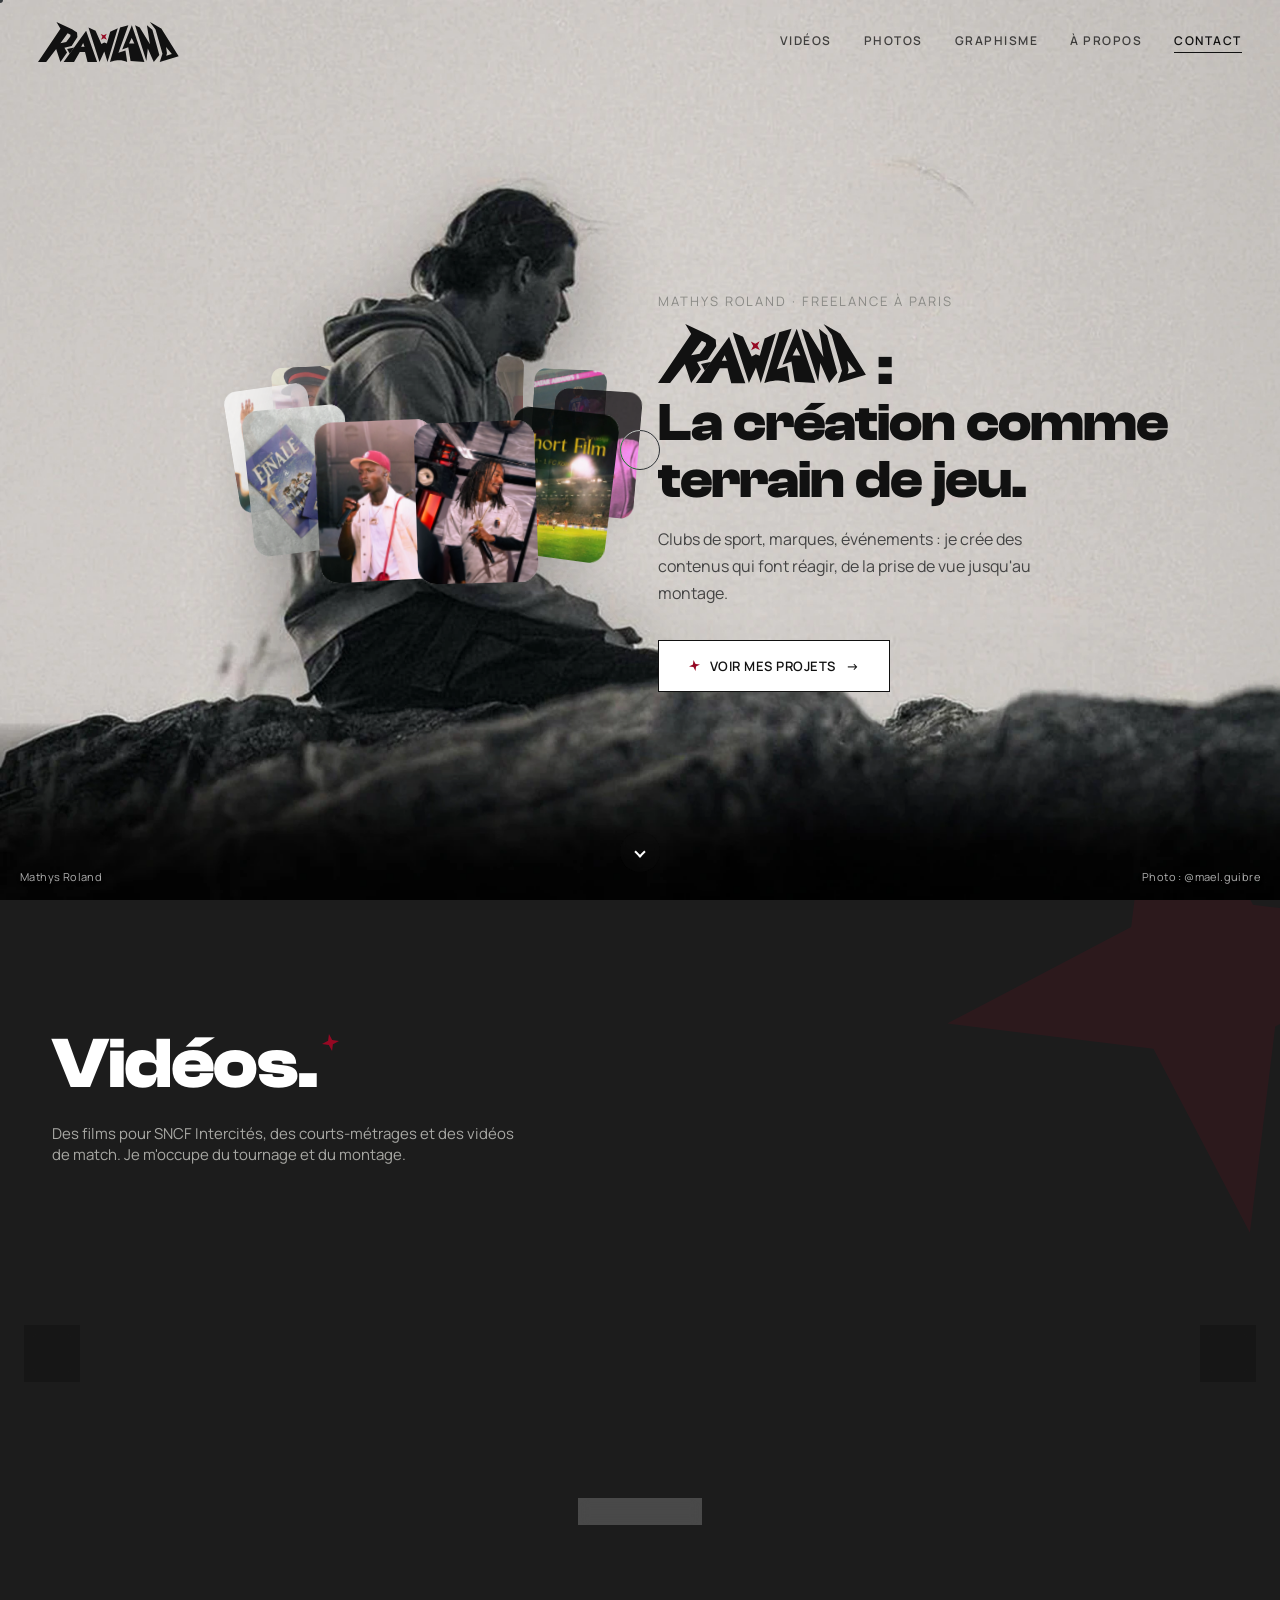
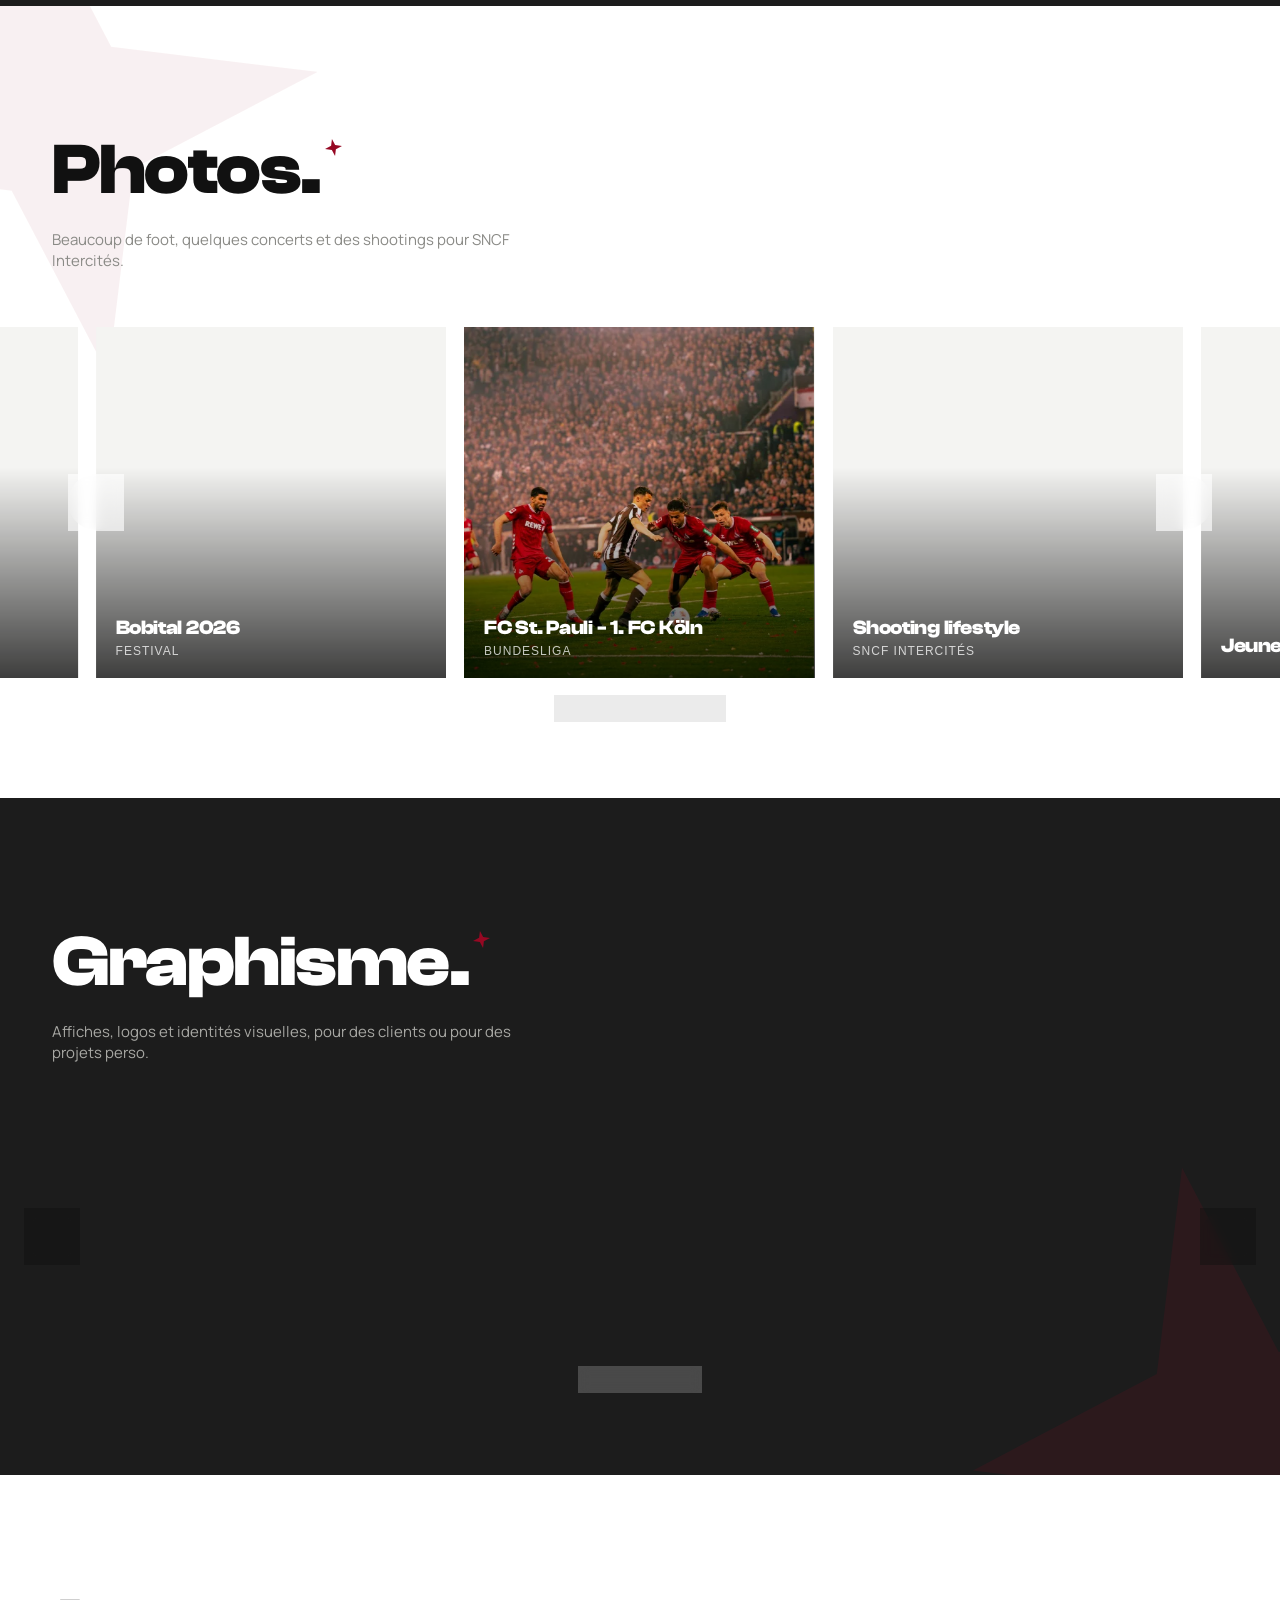
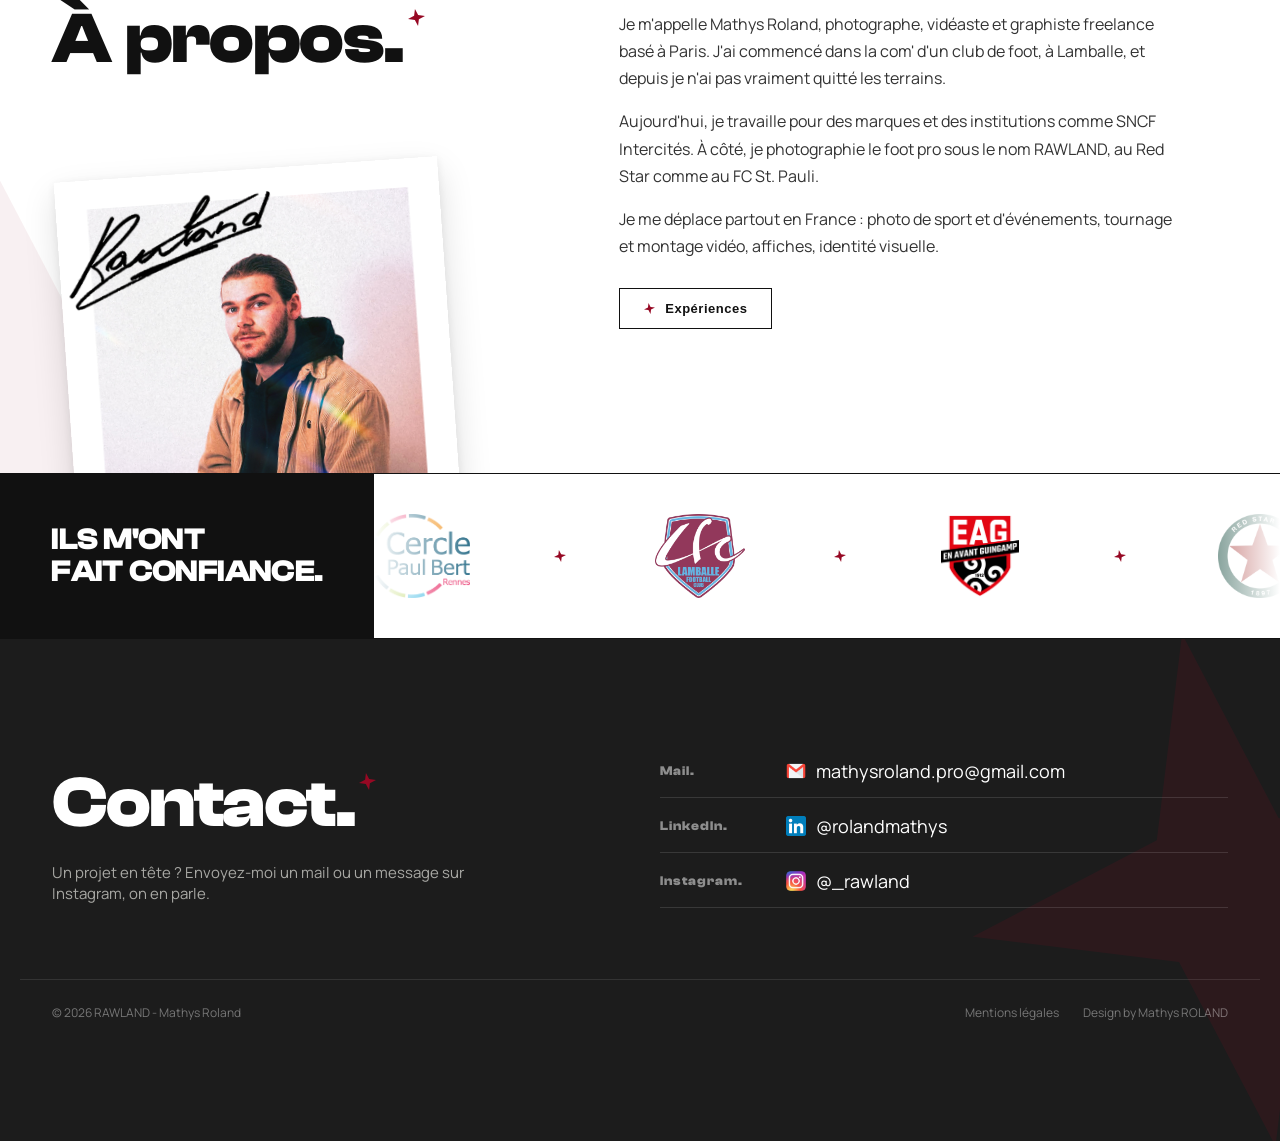
<file: index.html>
<!DOCTYPE html>
<html lang="fr">
<head>
<meta charset="UTF-8">
<meta name="viewport" content="width=device-width, initial-scale=1.0">
<title>Mathys Roland (RAWLAND) | Photographe, vidéaste &amp; graphiste freelance à Paris</title>
<meta name="description" content="Mathys Roland, alias RAWLAND : photographe, vidéaste et graphiste freelance basé à Paris. Photo de sport et d'événements, réalisation et montage vidéo, identité visuelle. Disponible partout en France.">
<meta name="author" content="Mathys Roland">
<meta name="robots" content="index, follow, max-image-preview:large">
<meta name="theme-color" content="#0a0a0a">
<link rel="canonical" href="https://mathysroland.com/">
<link rel="icon" type="image/png" sizes="96x96" href="assets/images/favicon.png?v=20261004">
<link rel="icon" type="image/svg+xml" sizes="any" href="assets/images/favicon.svg?v=20261004">

<!-- Partage réseaux sociaux (Open Graph / X) -->
<meta property="og:type" content="profile">
<meta property="og:locale" content="fr_FR">
<meta property="og:site_name" content="RAWLAND - Mathys Roland">
<meta property="og:title" content="Mathys Roland (RAWLAND) | Photo, vidéo &amp; graphisme freelance">
<meta property="og:description" content="Photographe, vidéaste et graphiste freelance basé à Paris. Sport, événements, marques et institutions.">
<meta property="og:url" content="https://mathysroland.com/">
<meta property="og:image" content="https://mathysroland.com/assets/images/fond_hero_section.jpg">
<meta property="og:image:alt" content="Mathys Roland, photographe et vidéaste freelance RAWLAND">
<meta property="profile:first_name" content="Mathys">
<meta property="profile:last_name" content="Roland">
<meta name="twitter:card" content="summary_large_image">
<meta name="twitter:title" content="Mathys Roland (RAWLAND) | Photo, vidéo &amp; graphisme freelance">
<meta name="twitter:description" content="Photographe, vidéaste et graphiste freelance basé à Paris.">
<meta name="twitter:image" content="https://mathysroland.com/assets/images/fond_hero_section.jpg">

<!-- Données structurées : aident Google à relier "Mathys Roland", "RAWLAND"
     et l'activité freelance (Knowledge Panel, résultats enrichis). -->
<script type="application/ld+json">
{
  "@context": "https://schema.org",
  "@graph": [
    {
      "@type": "Person",
      "@id": "https://mathysroland.com/#person",
      "name": "Mathys Roland",
      "alternateName": ["RAWLAND", "Rawland", "Mathys ROLAND"],
      "url": "https://mathysroland.com/",
      "image": "https://mathysroland.com/assets/images/portrait2.png",
      "email": "mailto:mathysroland.pro@gmail.com",
      "jobTitle": "Photographe, vidéaste et graphiste freelance",
      "description": "Créateur de contenu visuel freelance basé à Paris : photographie, vidéo et graphisme.",
      "address": { "@type": "PostalAddress", "addressLocality": "Paris", "addressCountry": "FR" },
      "knowsAbout": ["Photographie", "Photographie de sport", "Photographie d'événements", "Vidéo", "Réalisation vidéo", "Montage vidéo", "Graphisme", "Identité visuelle", "Communication digitale"],
      "worksFor": { "@id": "https://mathysroland.com/#business" },
      "sameAs": [
        "https://www.linkedin.com/in/mathys-roland/",
        "https://instagram.com/_rawland"
      ]
    },
    {
      "@type": "ProfessionalService",
      "@id": "https://mathysroland.com/#business",
      "name": "RAWLAND",
      "alternateName": "RAWLAND - Mathys Roland",
      "url": "https://mathysroland.com/",
      "image": "https://mathysroland.com/assets/images/fond_hero_section.jpg",
      "email": "mathysroland.pro@gmail.com",
      "founder": { "@id": "https://mathysroland.com/#person" },
      "description": "Photographe, vidéaste et graphiste freelance à Paris : photo de sport et d'événements, réalisation et montage vidéo, création graphique.",
      "address": { "@type": "PostalAddress", "addressLocality": "Paris", "addressRegion": "Île-de-France", "addressCountry": "FR" },
      "areaServed": [{ "@type": "City", "name": "Paris" }, { "@type": "Country", "name": "France" }],
      "sameAs": ["https://instagram.com/_rawland"],
      "hasOfferCatalog": {
        "@type": "OfferCatalog",
        "name": "Prestations freelance",
        "itemListElement": [
          { "@type": "Offer", "itemOffered": { "@type": "Service", "name": "Photographie freelance", "description": "Photo de sport, d'événements, de concerts et shootings pour marques." } },
          { "@type": "Offer", "itemOffered": { "@type": "Service", "name": "Vidéo freelance", "description": "Tournage, cadrage, montage, interviews, films institutionnels et contenus réseaux sociaux." } },
          { "@type": "Offer", "itemOffered": { "@type": "Service", "name": "Graphisme freelance", "description": "Affiches, visuels réseaux sociaux, identité visuelle." } }
        ]
      }
    },
    {
      "@type": "WebSite",
      "@id": "https://mathysroland.com/#website",
      "url": "https://mathysroland.com/",
      "name": "RAWLAND - Mathys Roland",
      "inLanguage": "fr-FR",
      "publisher": { "@id": "https://mathysroland.com/#person" }
    }
  ]
}
</script>

<link rel="preconnect" href="https://fonts.googleapis.com">
<link rel="preconnect" href="https://fonts.gstatic.com" crossorigin>
<link href="https://fonts.googleapis.com/css2?family=Manrope:wght@200..800&display=swap" rel="stylesheet">
<link rel="preload" href="assets/webfonts/ClashDisplay-Bold.woff2" as="font" type="font/woff2" crossorigin>

<!-- ?v= : à changer à chaque mise en ligne, pour que les navigateurs (qui
     gardent CSS/JS en cache 10 min sur GitHub Pages) rechargent les fichiers. -->
<!-- Classe "js" posée avant tout affichage : le fondu des images (voir
     .is-loaded dans style.css) ne s'applique que si JS tourne, sinon elles
     resteraient invisibles. -->
<script>document.documentElement.classList.add("js");</script>
<link rel="stylesheet" href="css/style.css?v=20261005a">
</head>
<body>

<!-- ===================== NAVIGATION ===================== -->
<header class="site-header" id="site-header">
  <div class="container header-inner">
    <a href="#hero" class="logo" aria-label="RAWLAND, Mathys Roland : accueil">
      <!-- logo inline (source : assets/Logo/Logo_rawland.svg) : currentColor suit la couleur du header, l'étoile reste rouge -->
      <svg class="logo-svg" viewBox="0 0 436.33 124.08" fill="currentColor" aria-hidden="true" focusable="false">
        <g id="logo-rawland">
          <path d="M104.25,74.5l18-28.03-1.16-13.88-15.4-10.17L57.23,0l12.43,21.24L0,124.08h25.4l30.96-40.28,13.19,40.28,20.59-29.21-8.25-15.19,22.36-5.18ZM87.52,62.35l-17.97,3.33,22.34-30.68,8.95,4.51-.53,5.34-12.79,17.51Z"/>
          <path d="M149.28,26.77l-69.88,97.31h32.39l17.91-31.14,16.14-.07,7.81,31.22h29.67l-34.05-97.31ZM133.93,77.08l6.08-11.73,4.45,11.73h-10.53Z"/>
          <polygon points="156.66 17.29 190.77 124.08 205.59 91.13 215.65 124.08 247.48 19.65 223.89 30.26 213.66 66.85 205.4 63.39 196.66 68.03 178.48 26.78 156.66 17.29"/>
          <path d="M254.55,17.29l-31.4,106.79s29.28-12.68,53.46,0l-5.3-35.78-21.82,6.88,30.72-85.22-25.65,7.32Z"/>
          <path d="M291.12,9.97l-30.04,75.5,18.92-6.88,7.13,42.75,42.91,2.74-38.92-114.11ZM282.48,66.34l8.19-16.54,8.2,16.54h-16.39Z"/>
          <polygon points="301.14 9.97 336.19 121.34 340.66 81.87 359.12 124.08 376.39 102.17 354.81 23.83 337.88 9.97 347.23 69.33 315.67 17.29 301.14 9.97"/>
          <path d="M436.33,106.38l-53.82-86.36S347.76.4,347.23,0l17.41,22.9,21.43,75.47-8.47,25.7,58.72-17.7ZM415.18,98.93l-17.3,5.44,2.16-7.32-2.8-19.75,17.95,21.63Z"/>
          <polygon points="90.27 83.8 98.41 98.25 111.79 79.12 90.27 83.8"/>
          <polygon fill="#960823" points="208.66 45.65 213.78 54.73 204.4 50.18 195.32 55.31 199.88 45.93 194.75 36.85 204.13 41.4 213.21 36.27 208.66 45.65"/>
        </g>
      </svg>
    </a>
    <button class="nav-toggle" id="nav-toggle" aria-label="Ouvrir le menu" aria-expanded="false">
      <span></span><span></span><span></span>
    </button>
    <nav class="main-nav" id="main-nav">
      <a href="#videos" data-nav>Vidéos</a>
      <a href="#photos" data-nav>Photos</a>
      <a href="#graphisme" data-nav>Graphisme</a>
      <a href="#apropos" data-nav>À propos</a>
      <a href="#contact" data-nav>Contact</a>
    </nav>
  </div>
</header>

<main>

  <!-- ===================== HERO ===================== -->
  <section class="hero" id="hero">
    <div class="hero-visual" id="hero-visual">
      <img class="hero-bg-photo" id="hero-bg-photo" src="assets/images/fond_hero_section.webp" alt="" aria-hidden="true" fetchpriority="high" onload="this.classList.add('is-loaded')">

      <!-- Ancre de positionnement : recentrée en JS (js/main.js) sur l'endroit
           exact où Mathys apparaît dans la photo de fond, pour que le portrait
           détouré se superpose parfaitement à son image. Sert aussi de centre
           à l'anneau de vignettes-projets qui orbite autour de lui. -->
      <div class="hero-stage" id="hero-stage">
        <div class="hero-portrait" id="hero-portrait">
          <img src="assets/images/portrait2.webp" fetchpriority="high" onload="this.classList.add('is-loaded')" alt="Mathys Roland (RAWLAND), photographe, vidéaste et graphiste freelance à Paris" onerror="this.parentElement.classList.add('img-missing')">
        </div>

        <!-- Anneau de vignettes-projets qui orbite autour du portrait.
             Rempli dynamiquement par js/main.js à partir de projects-data.js -->
        <div class="hero-orbit" id="hero-orbit" aria-hidden="true"></div>
      </div>

      <a href="#apropos" class="hero-credit hero-credit--left">Mathys Roland</a>
      <a href="https://instagram.com/mael.guibre" target="_blank" rel="noopener" class="hero-credit hero-credit--right">Photo : @mael.guibre</a>
    </div>

    <div class="hero-content reveal">
      <p class="hero-tag">Mathys Roland · Freelance à Paris</p>
      <h1 class="hero-heading">
        <span class="hero-logo"><span class="visually-hidden">RAWLAND</span><svg viewBox="0 0 436.33 124.08" fill="currentColor" aria-hidden="true" focusable="false"><use href="#logo-rawland"></use></svg><span class="hero-logo-punct">&nbsp;:</span></span><br class="hero-br-narrow">
        La création <br class="hero-br-wide">comme <br class="hero-br-narrow">terrain de jeu.
      </h1>
      <p class="hero-desc">Clubs de sport, marques, événements : je crée des contenus qui font réagir, de la prise de vue jusqu'au montage.</p>
      <a href="#videos" class="btn-cta">Voir mes projets</a>
    </div>

    <a href="#videos" class="scroll-cue" aria-label="Défiler vers le bas">
      <span></span>
    </a>
  </section>

  <!-- ===================== VIDEOS ===================== -->
  <section class="section section--dark section--star" id="videos">
    <div class="container section-head reveal">
      <h2 class="section-title">Vidéos.</h2>
      <p class="section-sub">Des films pour SNCF Intercités, des courts-métrages et des vidéos de match. Je m'occupe du tournage et du montage.</p>
    </div>

    <div class="carousel carousel--featured" id="videos-carousel">
      <button class="carousel-arrow carousel-arrow--prev" type="button" data-carousel-prev aria-label="Vidéo précédente">‹</button>
      <div class="scroll-row" id="videos-row" data-empty-label="Vidéo à venir">
        <div class="scroll-track" id="videos-track">
          <!-- injecté par js/main.js à partir de js/projects-data.js -->
        </div>
      </div>
      <button class="carousel-arrow carousel-arrow--next" type="button" data-carousel-next aria-label="Vidéo suivante">›</button>
    </div>
  </section>

  <!-- ===================== PHOTOS ===================== -->
  <section class="section section--light section--star" id="photos">
    <div class="container section-head reveal">
      <h2 class="section-title">Photos.</h2>
      <p class="section-sub">Beaucoup de foot, quelques concerts et des shootings pour SNCF Intercités.</p>
    </div>

    <div class="carousel carousel--photos" id="photos-carousel">
      <button class="carousel-arrow carousel-arrow--prev" type="button" data-carousel-prev aria-label="Photo précédente">‹</button>
      <div class="scroll-row" id="photos-row" data-empty-label="Photo à venir">
        <div class="scroll-track scroll-track--photos" id="photos-track">
          <!-- injecté par js/main.js à partir de js/projects-data.js -->
        </div>
      </div>
      <button class="carousel-arrow carousel-arrow--next" type="button" data-carousel-next aria-label="Photo suivante">›</button>
    </div>
  </section>

  <!-- ===================== GRAPHISME ===================== -->
  <section class="section section--dark section--star" id="graphisme">
    <div class="container section-head reveal">
      <h2 class="section-title">Graphisme.</h2>
      <p class="section-sub">Affiches, logos et identités visuelles, pour des clients ou pour des projets perso.</p>
    </div>

    <div class="carousel carousel--featured" id="graphisme-carousel">
      <button class="carousel-arrow carousel-arrow--prev" type="button" data-carousel-prev aria-label="Projet précédent">‹</button>
      <div class="scroll-row" id="graphisme-row" data-empty-label="Projet à venir">
        <div class="scroll-track" id="graphisme-track">
          <!-- injecté par js/main.js -->
        </div>
      </div>
      <button class="carousel-arrow carousel-arrow--next" type="button" data-carousel-next aria-label="Projet suivant">›</button>
    </div>
  </section>

  <!-- ===================== A PROPOS ===================== -->
  <section class="section section--light section--star" id="apropos">
    <div class="container about-grid">
      <h2 class="section-title reveal">À propos.</h2>

      <!-- Polaroid : le bas est caché sous le bandeau logos ; un clic (ici ou
           sur Expériences) déplie les expériences, ce qui agrandit la section
           et le révèle en entier (main.js, 7). -->
      <div class="about-polaroid reveal">
        <button class="polaroid" id="about-polaroid" type="button" aria-expanded="false" aria-controls="exp-list"
                aria-label="Polaroid de Mathys Roland : afficher les expériences">
          <img src="assets/Logo/polaroid.jpg" alt="" width="800" height="1000" loading="lazy" decoding="async">
        </button>
      </div>

      <div class="about-content reveal">
        <p>
          Je m'appelle Mathys Roland, photographe, vidéaste et graphiste freelance basé à Paris.
          J'ai commencé dans la com' d'un club de foot, à Lamballe, et depuis je n'ai pas
          vraiment quitté les terrains.
        </p>
        <p>
          Aujourd'hui, je travaille pour des marques et des institutions comme SNCF Intercités.
          À côté, je photographie le foot pro sous le nom RAWLAND, au Red Star comme
          au FC St. Pauli.
        </p>
        <p>
          Je me déplace partout en France : photo de sport et d'événements, tournage et
          montage vidéo, affiches, identité visuelle.
        </p>

        <button class="btn-toggle" id="exp-toggle" aria-expanded="false" aria-controls="exp-list">
          Expériences
        </button>

        <div class="exp-wrap" inert>
        <ul class="exp-list" id="exp-list">
          <li>
            <img class="exp-logo" src="assets/Logo/Favicon.svg" alt="" loading="lazy">
            <strong>Freelance - RAWLAND</strong>
            <span>2025 - aujourd'hui</span>
            <p>Photo, vidéo et graphisme pour clients divers</p>
          </li>
          <li>
            <img class="exp-logo" src="assets/images/logo_travail/Logo_SNCF_(2011).svg.webp" alt="" loading="lazy">
            <strong>SNCF Intercités - 75012</strong>
            <span>2025 - 2026</span>
            <p>
              Alternance Chargé de Projets Audiovisuels. Gestion de projet, photographie,
              cadrage, montage de contenus audiovisuels au sein du service communication
              interne. Interviews, aftermovies, film sécurité, mini-fiction...
            </p>
          </li>
          <li>
            <img class="exp-logo" src="assets/images/logo_travail/CPB_Rennes_RVB.png" alt="" loading="lazy">
            <strong>Cercle Paul Bert (siège) - 35000</strong>
            <span>2024 - 2025</span>
            <p>
              Alternance Graphiste &amp; vidéaste. Couverture d'événements sportifs et
              socio-sportifs, montage vidéo, création de supports de
              communication. Visuels réseaux sociaux, affiches, flyers, kakémono...
            </p>
          </li>
          <li>
            <img class="exp-logo" src="assets/images/logo_travail/Logo_Lamballe_FC.svg.webp" alt="" loading="lazy">
            <strong>Lamballe Football Club - 22400</strong>
            <span>2023 - 2024</span>
            <p>
              Stage + Alternance Communication Digitale. Gestion et animation des réseaux
              sociaux, création de contenus (photographie, vidéos, affiches, visuels...).
              Mise à jour du site web, campagne e-mailing.
            </p>
          </li>
        </ul>
        </div>
      </div>
    </div>
  </section>

  <!-- ===================== BANDEAU LOGOS =====================
       Logos dans assets/images/logo_travail/.
       La liste est dupliquée en JS (main.js, 7b) pour la boucle infinie. -->
  <div class="logo-band">
    <p class="logo-band-title">Ils m'ont <br>fait confiance.</p>
    <div class="logo-track">
      <ul class="logo-list">
        <li><img class="logo-item" src="assets/images/logo_travail/Logo_SNCF_(2011).svg.webp" alt="SNCF"></li>
        <li><img class="logo-item" src="assets/images/logo_travail/CPB_Rennes_RVB.png" alt="Cercle Paul Bert Rennes"></li>
        <li><img class="logo-item" src="assets/images/logo_travail/Logo_Lamballe_FC.svg.webp" alt="Lamballe FC"></li>
        <li><img class="logo-item" src="assets/images/logo_travail/En_avant_Guingamp_(logo_2019).svg.webp" alt="En Avant Guingamp"></li>
        <li><img class="logo-item" src="assets/images/logo_travail/Logo_Red_Star_FC_2014.svg.webp" alt="Red Star FC"></li>
        <li><img class="logo-item" src="assets/images/logo_travail/FC_St._Pauli_(logo).svg.webp" alt="FC St. Pauli"></li>
        <li><img class="logo-item" src="assets/images/logo_travail/Bobital2026_noir_rvb.png" alt="Bobital L'Armor à Sons"></li>
        <li><img class="logo-item" src="assets/images/logo_travail/Logo_vnb_fest_noir.png" alt="Vand'B Fest"></li>
      </ul>
    </div>
  </div>

  <!-- ===================== CONTACT ===================== -->
  <section class="section section--dark section--star" id="contact">
    <div class="container contact-grid">
      <div class="reveal">
        <h2 class="section-title">Contact.</h2>
        <p class="section-sub">Un projet en tête ? Envoyez-moi un mail ou un message sur Instagram, on en parle.</p>
      </div>

      <ul class="contact-list reveal">
        <li>
          <span class="contact-label">Mail.</span>
          <a href="mailto:mathysroland.pro@gmail.com"><img class="contact-icon" src="assets/images/logo_travail/4202011emailgmaillogomailsocialsocialmedia-115677_115624.webp" alt="" aria-hidden="true">mathysroland.pro@gmail.com</a>
        </li>
        <li>
          <span class="contact-label">LinkedIn.</span>
          <a href="https://www.linkedin.com/in/mathys-roland/" target="_blank" rel="noopener"><img class="contact-icon" src="assets/images/logo_travail/LinkedIn_icon.svg.webp" alt="" aria-hidden="true">@rolandmathys</a>
        </li>
        <li>
          <span class="contact-label">Instagram.</span>
          <a href="https://instagram.com/_rawland" target="_blank" rel="noopener"><img class="contact-icon" src="assets/images/logo_travail/instagram-icon-64.webp" alt="" aria-hidden="true">@_rawland</a>
        </li>
      </ul>
    </div>

    <div class="container footer-bottom">
      <span>© <span id="year"></span> RAWLAND - Mathys Roland</span>
      <span class="footer-links">
        <a href="mentions-legales.html">Mentions légales</a>
        <span>Design by Mathys ROLAND</span>
      </span>
    </div>
  </section>

</main>

<!-- ===================== MODALE PROJET ===================== -->
<div class="modal" id="project-modal" aria-hidden="true">
  <div class="modal-backdrop" data-close></div>
  <div class="modal-panel" id="modal-panel" role="dialog" aria-modal="true" aria-labelledby="modal-title">
    <header class="modal-topbar" id="modal-topbar">
      <div class="modal-topbar-text">
        <span class="modal-kicker" id="modal-kicker"></span>
        <h3 id="modal-title"></h3>
      </div>
      <button class="modal-close" data-close aria-label="Fermer">&times;</button>
    </header>
    <div class="modal-content" id="modal-content">
      <!-- injecté par js/main.js selon le type de projet -->
    </div>
  </div>
</div>

<script src="js/projects-data.js?v=20261022175357"></script>
<script src="js/main.js?v=20261005a"></script>
</body>
</html>
</file>
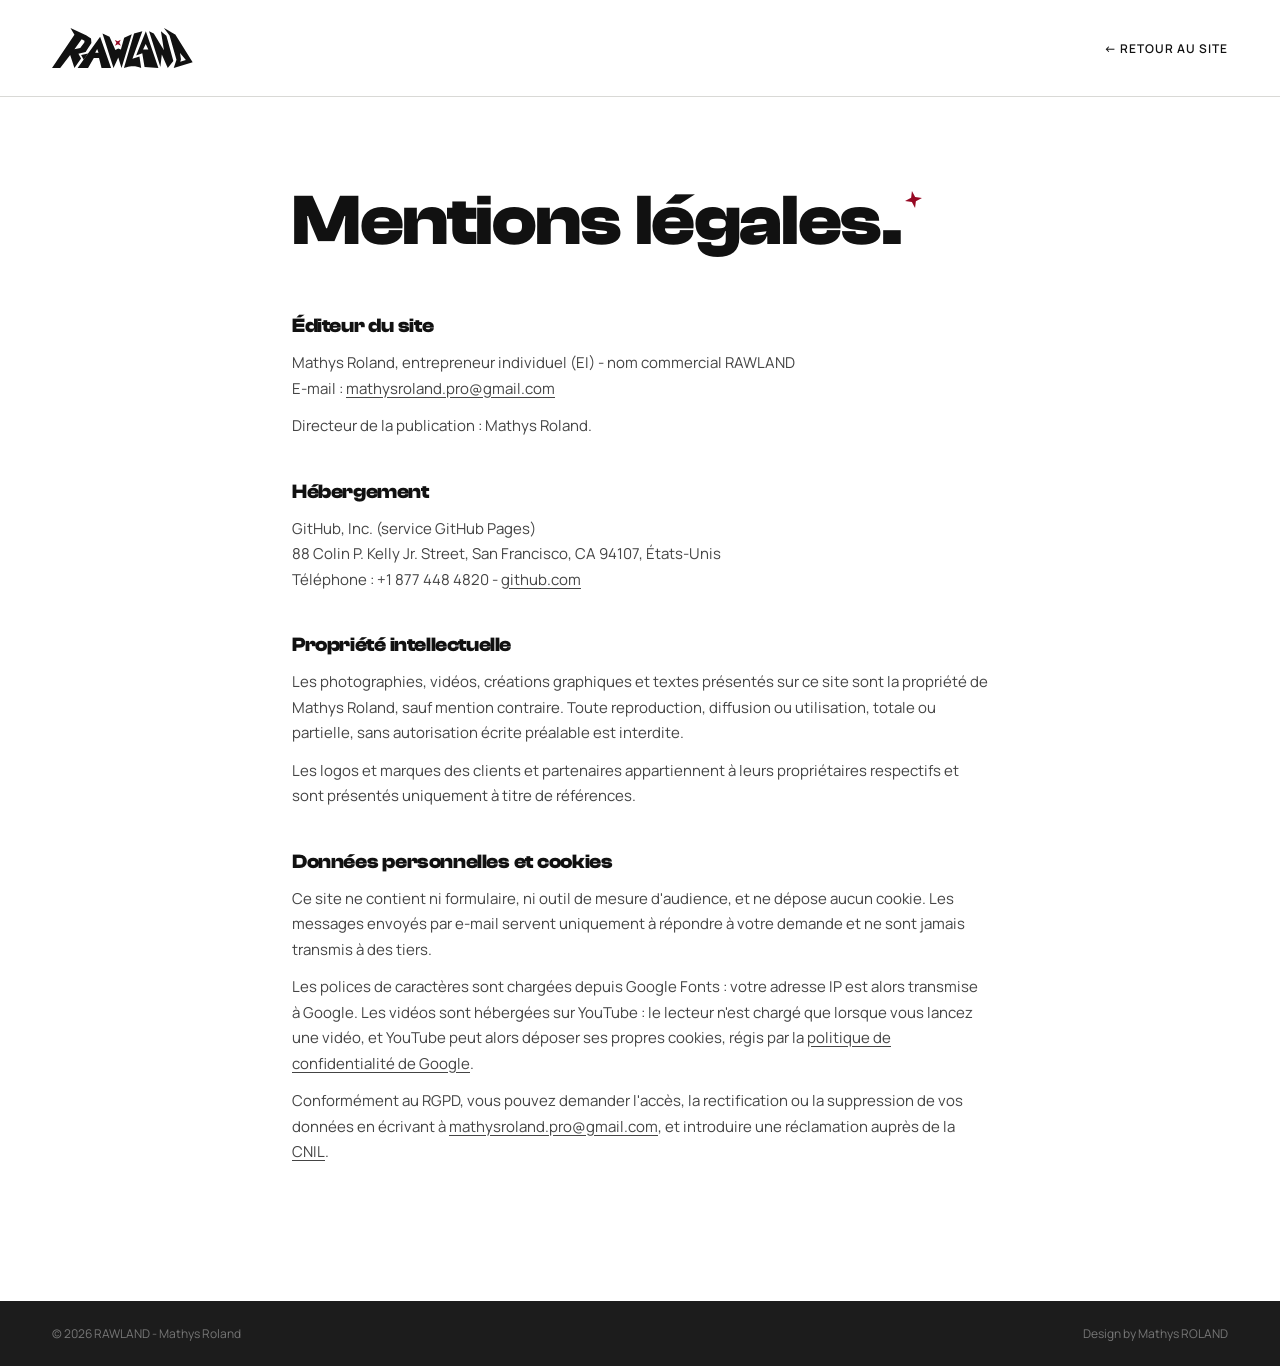
<file: mentions-legales.html>
<!DOCTYPE html>
<html lang="fr">
<head>
<meta charset="UTF-8">
<meta name="viewport" content="width=device-width, initial-scale=1.0">
<title>Mentions légales | RAWLAND - Mathys Roland</title>
<meta name="description" content="Mentions légales du site mathysroland.com : éditeur, hébergement, propriété intellectuelle et données personnelles.">
<meta name="robots" content="noindex, follow">
<meta name="theme-color" content="#0a0a0a">
<link rel="canonical" href="https://mathysroland.com/mentions-legales.html">
<link rel="icon" type="image/png" sizes="96x96" href="assets/images/favicon.png?v=20261004">
<link rel="icon" type="image/svg+xml" sizes="any" href="assets/images/favicon.svg?v=20261004">

<link rel="preconnect" href="https://fonts.googleapis.com">
<link rel="preconnect" href="https://fonts.gstatic.com" crossorigin>
<link href="https://fonts.googleapis.com/css2?family=Manrope:wght@200..800&display=swap" rel="stylesheet">
<link rel="preload" href="assets/webfonts/ClashDisplay-Bold.woff2" as="font" type="font/woff2" crossorigin>
<link rel="stylesheet" href="css/style.css?v=20261004m">
</head>
<body class="legal-page">

<header class="legal-header">
  <div class="container legal-header-inner">
    <a href="index.html" class="logo" aria-label="RAWLAND, Mathys Roland : accueil">
      <!-- logo inline (source : assets/Logo/Logo_rawland.svg) : currentColor suit la couleur du header, l'étoile reste rouge -->
      <svg class="logo-svg" viewBox="0 0 436.33 124.08" fill="currentColor" aria-hidden="true" focusable="false">
        <path d="M104.25,74.5l18-28.03-1.16-13.88-15.4-10.17L57.23,0l12.43,21.24L0,124.08h25.4l30.96-40.28,13.19,40.28,20.59-29.21-8.25-15.19,22.36-5.18ZM87.52,62.35l-17.97,3.33,22.34-30.68,8.95,4.51-.53,5.34-12.79,17.51Z"/>
        <path d="M149.28,26.77l-69.88,97.31h32.39l17.91-31.14,16.14-.07,7.81,31.22h29.67l-34.05-97.31ZM133.93,77.08l6.08-11.73,4.45,11.73h-10.53Z"/>
        <polygon points="156.66 17.29 190.77 124.08 205.59 91.13 215.65 124.08 247.48 19.65 223.89 30.26 213.66 66.85 205.4 63.39 196.66 68.03 178.48 26.78 156.66 17.29"/>
        <path d="M254.55,17.29l-31.4,106.79s29.28-12.68,53.46,0l-5.3-35.78-21.82,6.88,30.72-85.22-25.65,7.32Z"/>
        <path d="M291.12,9.97l-30.04,75.5,18.92-6.88,7.13,42.75,42.91,2.74-38.92-114.11ZM282.48,66.34l8.19-16.54,8.2,16.54h-16.39Z"/>
        <polygon points="301.14 9.97 336.19 121.34 340.66 81.87 359.12 124.08 376.39 102.17 354.81 23.83 337.88 9.97 347.23 69.33 315.67 17.29 301.14 9.97"/>
        <path d="M436.33,106.38l-53.82-86.36S347.76.4,347.23,0l17.41,22.9,21.43,75.47-8.47,25.7,58.72-17.7ZM415.18,98.93l-17.3,5.44,2.16-7.32-2.8-19.75,17.95,21.63Z"/>
        <polygon points="90.27 83.8 98.41 98.25 111.79 79.12 90.27 83.8"/>
        <polygon fill="#960823" points="208.66 45.65 213.78 54.73 204.4 50.18 195.32 55.31 199.88 45.93 194.75 36.85 204.13 41.4 213.21 36.27 208.66 45.65"/>
      </svg>
    </a>
    <a href="index.html" class="legal-back">← Retour au site</a>
  </div>
</header>

<!-- Les mentions entre [crochets] sont à compléter avant la mise en ligne. -->
<main class="container legal">
  <h1 class="section-title">Mentions légales.</h1>

  <section class="legal-block">
    <h2>Éditeur du site</h2>
    <p>
      Mathys Roland, entrepreneur individuel (EI) - nom commercial RAWLAND<br>
      E-mail : <a href="mailto:mathysroland.pro@gmail.com">mathysroland.pro@gmail.com</a><br>
    </p>
    <p>Directeur de la publication : Mathys Roland.</p>
  </section>

  <section class="legal-block">
    <h2>Hébergement</h2>
    <p>
      GitHub, Inc. (service GitHub Pages)<br>
      88 Colin P. Kelly Jr. Street, San Francisco, CA 94107, États-Unis<br>
      Téléphone : +1 877 448 4820 - <a href="https://github.com" target="_blank" rel="noopener">github.com</a>
    </p>
  </section>

  <section class="legal-block">
    <h2>Propriété intellectuelle</h2>
    <p>
      Les photographies, vidéos, créations graphiques et textes présentés sur ce site sont la propriété
      de Mathys Roland, sauf mention contraire. Toute reproduction, diffusion ou utilisation, totale ou
      partielle, sans autorisation écrite préalable est interdite.
    </p>
    <p>
      Les logos et marques des clients et partenaires appartiennent à leurs propriétaires respectifs et
      sont présentés uniquement à titre de références.
    </p>
  </section>

  <section class="legal-block">
    <h2>Données personnelles et cookies</h2>
    <p>
      Ce site ne contient ni formulaire, ni outil de mesure d'audience, et ne dépose aucun cookie.
      Les messages envoyés par e-mail servent uniquement à répondre à votre demande et ne sont
      jamais transmis à des tiers.
    </p>
    <p>
      Les polices de caractères sont chargées depuis Google Fonts : votre adresse IP est alors
      transmise à Google. Les vidéos sont hébergées sur YouTube : le lecteur n'est chargé que
      lorsque vous lancez une vidéo, et YouTube peut alors déposer ses propres cookies, régis par la
      <a href="https://policies.google.com/privacy" target="_blank" rel="noopener">politique de confidentialité de Google</a>.
    </p>
    <p>
      Conformément au RGPD, vous pouvez demander l'accès, la rectification ou la suppression de vos
      données en écrivant à <a href="mailto:mathysroland.pro@gmail.com">mathysroland.pro@gmail.com</a>,
      et introduire une réclamation auprès de la <a href="https://www.cnil.fr" target="_blank" rel="noopener">CNIL</a>.
    </p>
  </section>
</main>

<footer class="legal-footer">
  <div class="container footer-bottom">
    <span>© <span id="year">2026</span> RAWLAND - Mathys Roland</span>
    <span class="footer-links"><span>Design by Mathys ROLAND</span></span>
  </div>
</footer>

<script>document.getElementById("year").textContent = new Date().getFullYear();</script>
</body>
</html>
</file>
<file: css/style.css>
/* =====================================================
   RAWLAND - Portfolio
   Style éditorial noir & blanc, gros titres condensés.
   ===================================================== */

/* Clash Display (titres) : Fontshare, licence ITF FFL, auto-hébergée.
   Seule la graisse Bold est chargée : la plage 100-900 la sert pour
   toutes les graisses demandées par le CSS, sans faux gras. */
@font-face {
  font-family: "Clash Display";
  src: url("../assets/webfonts/ClashDisplay-Bold.woff2") format("woff2"),
       url("../assets/webfonts/ClashDisplay-Bold.woff") format("woff");
  font-weight: 100 900;
  font-style: normal;
  font-display: swap;
}

:root {
  --black: #111111;
  --dark: #1c1c1c;
  --dark-2: #262626;
  --white: #ffffff;
  --grey-light: #f4f4f2;
  --grey-mid: #d9d9d6;
  --grey-text: #8a8a86;

  --font-display: "Clash Display", sans-serif;
  /* Approche des titres en Clash Display : plus c'est négatif, plus les
     lettres sont resserrées. Les petits libellés gardent leur propre
     espacement (lisibilité). Le word-spacing rend aux espaces ce que le
     resserrement leur enlève, sinon les mots se collent. */
  --display-tracking: -0.02em;
  --display-word-spacing: 0.08em;
  --font-body: "Manrope", sans-serif;

  --ease: cubic-bezier(0.23, 1, 0.32, 1);
  --header-h: 84px;

  --container-w: 1240px;

  --accent: #a8322d;
  --accent-glow: rgba(168, 50, 45, 0.35);

  /* étoile du logo (assets/Logo/étoile.svg), utilisée en masque CSS :
     sa couleur se règle avec background-color */
  --star-red: #960823;
  --star: url("data:image/svg+xml,%3Csvg xmlns='http://www.w3.org/2000/svg' viewBox='0 0 219.43 219.43'%3E%3Cpolygon points='140.57 131.04 129.73 219.43 88.38 140.57 0 129.73 78.86 88.38 89.69 0 131.04 78.86 219.43 89.69 140.57 131.04'/%3E%3C/svg%3E");
}

* { box-sizing: border-box; }

html {
  scroll-behavior: smooth;
  scroll-padding-top: var(--header-h);
}

body {
  margin: 0;
  font-family: var(--font-body);
  background: var(--white);
  color: var(--black);
  -webkit-font-smoothing: antialiased;
  overflow-x: hidden;
}

img { max-width: 100%; display: block; }

.container {
  max-width: var(--container-w);
  margin: 0 auto;
  padding: 0 32px;
}

a { color: inherit; text-decoration: none; }

/* ---------- reveal on scroll ---------- */
.reveal {
  opacity: 0;
  transform: translateY(28px);
  transition: opacity 0.8s var(--ease), transform 0.8s var(--ease);
}
.reveal.is-visible {
  opacity: 1;
  transform: translateY(0);
}
.reveal-item {
  opacity: 0;
  transform: translateY(20px) scale(0.98);
  transition: opacity 0.6s var(--ease), transform 0.6s var(--ease);
}
.reveal-item.is-visible {
  opacity: 1;
  transform: translateY(0) scale(1);
}

@media (prefers-reduced-motion: reduce) {
  html { scroll-behavior: auto; }
  .reveal, .reveal-item, .hero-float, .hero-title {
    transition: none !important;
    animation: none !important;
    opacity: 1 !important;
    transform: none !important;
  }
}

/* =====================================================
   HEADER / NAV
   ===================================================== */
.site-header {
  position: fixed;
  inset: 0 0 auto 0;
  height: var(--header-h);
  z-index: 100;
  display: flex;
  align-items: center;
  background: rgba(255, 255, 255, 0.75);
  backdrop-filter: blur(10px);
  -webkit-backdrop-filter: blur(10px);
  transition: background 0.4s var(--ease), box-shadow 0.4s var(--ease);
}
.site-header.is-scrolled {
  box-shadow: 0 1px 0 rgba(0,0,0,0.06);
}
.site-header.on-dark {
  background: rgba(17,17,17,0.7);
  color: var(--white);
}
/* au-dessus du hero : header transparent, posé directement sur la photo */
.site-header.on-hero {
  background: transparent;
  backdrop-filter: none;
  -webkit-backdrop-filter: none;
  box-shadow: none;
}

/* header pleine largeur : logo et nav proches des bords */
.header-inner {
  max-width: none;
  padding: 0 clamp(20px, 3vw, 48px);
  width: 100%;
  display: flex;
  align-items: center;
  justify-content: space-between;
}

.logo {
  display: block;
  line-height: 0;
}
.logo-svg {
  display: block;
  height: 40px;
  width: auto;
}

.main-nav {
  display: flex;
  gap: 32px;
}
.main-nav a {
  font-size: 12px;
  font-weight: 600;
  letter-spacing: 1.5px;
  text-transform: uppercase;
  position: relative;
  padding-bottom: 4px;
  opacity: 0.75;
  transition: opacity 0.3s var(--ease);
}
.main-nav a::after {
  content: "";
  position: absolute;
  left: 0; bottom: 0;
  width: 0%;
  height: 1px;
  background: currentColor;
  transition: width 0.35s var(--ease);
}
.main-nav a:hover,
.main-nav a.is-active {
  opacity: 1;
}
.main-nav a.is-active::after { width: 100%; }

.nav-toggle {
  display: none;
  color: inherit; /* un <button> n'hérite pas de la couleur : icône noire sur header sombre sinon */
  flex-direction: column;
  justify-content: center;
  gap: 5px;
  width: 32px;
  height: 32px;
  background: none;
  border: none;
  cursor: pointer;
  z-index: 110;
}
.nav-toggle span {
  height: 2px;
  background: currentColor;
  transition: transform 0.3s var(--ease), opacity 0.3s var(--ease);
}
.nav-toggle.is-open span:nth-child(1) { transform: translateY(7px) rotate(45deg); }
.nav-toggle.is-open span:nth-child(2) { opacity: 0; }
.nav-toggle.is-open span:nth-child(3) { transform: translateY(-7px) rotate(-45deg); }

/* =====================================================
   HERO
   ===================================================== */
.hero {
  position: relative;
  min-height: 100svh;
  display: flex;
  align-items: center;
  justify-content: flex-end;
  padding: var(--header-h) 32px 0;
  overflow: hidden;
  background: linear-gradient(135deg, #f3faf6 0%, #eef6f6 30%, #eef2fa 65%, #ffffff 100%);
}

.hero-visual {
  position: absolute;
  inset: 0;
  z-index: 0;
}

.hero-bg-photo {
  position: absolute;
  inset: 0;
  width: 100%;
  height: 100%;
  object-fit: cover;
  object-position: left center;
}

/* Ancre invisible : sa position (left/top, en px) est recalculée en JS
   pour coïncider avec le centre exact de Mathys dans la photo de fond ;
   sa taille (CSS) ne sert qu'à calibrer le rayon de l'anneau de vignettes. */
.hero-stage {
  position: absolute;
  top: 50%;
  left: 30%;
  width: clamp(240px, 26vw, 360px);
  height: clamp(240px, 26vw, 360px);
  transform: translate(-50%, -50%);
}

.hero-portrait {
  position: absolute;
  top: 50%;
  left: 50%;
  transform: translate(-50%, -50%);
  z-index: 0;
  width: clamp(220px, 22vw, 320px);
  aspect-ratio: 481 / 646;
  filter: drop-shadow(0 25px 45px rgba(0,0,0,0.35));
}
.hero-portrait img { width: 100%; height: 100%; object-fit: contain; display: block; }
.hero-portrait.img-missing {
  border-radius: 28px;
  overflow: hidden;
  box-shadow: 0 30px 60px -20px rgba(0,0,0,0.25);
}

/* ---------- orbite de vignettes-projets autour du portrait ----------
   Pas de z-index ici : chaque vignette porte le sien (voir main.js,
   2 = derrière / 5 = devant) pour alterner avec .hero-portrait (3). */
.hero-orbit {
  position: absolute;
  inset: 0;
  pointer-events: none; /* réactivé item par item en JS */
  /* Pas de `perspective` ici : cette propriété crée un nouveau contexte
     d'empilement, ce qui figerait TOUTES les vignettes en un seul bloc
     devant ou derrière .hero-portrait, empêchant justement celles qui
     sont à l'arrière de l'anneau de passer derrière le portrait. Le
     point de fuite du rotateY est donc posé individuellement dans le
     transform de chaque vignette (voir renderOrbit dans main.js), pas
     ici sur le conteneur partagé. */
}

/* ---------- contenu texte à droite ---------- */
.hero-content {
  position: relative;
  z-index: 2;
  width: 100%;
  /* assez large pour le titre sur deux lignes (~10,8em, la police du
     titre suit 4.2vw) ; la description garde sa propre largeur max */
  max-width: clamp(460px, 46vw, 650px);
  text-align: left;
  margin-right: clamp(32px, 6.5vw, 170px);
  transform: translateY(-84px);
}
.hero-tag {
  font-size: 13px;
  letter-spacing: 2px;
  text-transform: uppercase;
  color: var(--grey-text);
  margin: 0 0 14px;
}
.hero-heading {
  font-family: var(--font-display);
  font-size: clamp(38px, 4.2vw, 60px);
  line-height: 1.05;
  letter-spacing: var(--display-tracking);
  word-spacing: var(--display-word-spacing);
  color: var(--black);
  margin: 0 0 18px;
  /* lignes fixées par les <br> du HTML (2 ou 3 selon la largeur, voir plus bas) */
  white-space: nowrap;
}
/* Logo à la place du mot RAWLAND dans le titre. Le mot reste dans le
   HTML (masqué) pour Google et les lecteurs d'écran. nowrap : le point
   final ne part jamais seul à la ligne. */
.hero-logo { white-space: nowrap; }
.hero-logo svg {
  display: inline-block;
  height: 1.1em;
  width: auto;
  aspect-ratio: 436.33 / 124.08;
  vertical-align: -0.2em;
}
/* Titre sur 2 lignes en grand écran ("RAWLAND : La création / comme terrain
   de jeu."), sur 3 quand l'écran rétrécit ("RAWLAND : / La création comme /
   terrain de jeu.") : chaque version a ses <br> dans le HTML. */
@media (min-width: 1301px) {
  .hero-br-narrow { display: none; }
}
@media (max-width: 1300px) {
  .hero-br-wide { display: none; }
  /* la plus longue ligne ("La création comme") fait ~9,5em. La marge
     droite fond de 84px (1300px) à 32px (1100px) : le texte repart vers la
     droite pour ne pas passer sur le portrait quand l'écran rétrécit. */
  .hero-content {
    max-width: clamp(400px, 40vw, 560px);
    margin-right: clamp(32px, 28vw - 280px, 84px);
  }
  /* logo seul sur sa ligne : les deux-points descendent d'autant que lui,
     leur bas s'aligne sur celui de RAWLAND */
  .hero-logo-punct { vertical-align: -0.2em; }
}

.visually-hidden {
  position: absolute;
  width: 1px;
  height: 1px;
  margin: -1px;
  padding: 0;
  overflow: hidden;
  clip-path: inset(50%);
  white-space: nowrap;
  border: 0;
}
.hero-desc {
  font-size: 16px;
  line-height: 1.7;
  color: #444;
  max-width: 420px;
  margin: 0 0 32px;
}
.btn-cta {
  display: inline-flex;
  align-items: center;
  gap: 10px;
  padding: 16px 30px;
  border-radius: 0;
  background: var(--white);
  border: 1.5px solid var(--black);
  color: var(--black);
  font-size: 13px;
  font-weight: 600;
  letter-spacing: 0.5px;
  text-transform: uppercase;
  cursor: pointer;
  transition: transform 0.3s var(--ease), box-shadow 0.3s var(--ease), background 0.3s var(--ease), border-color 0.3s var(--ease), color 0.3s var(--ease);
}
.btn-cta::after {
  content: "→";
  display: inline-block;
  transition: transform 0.3s var(--ease);
}
/* la couleur d'accent n'apparaît qu'au survol */
.btn-cta:hover {
  background: var(--accent);
  color: var(--white);
  border-color: var(--accent);
  box-shadow: 0 0 24px var(--accent-glow);
  transform: translateY(-3px);
}
.btn-cta:hover::after { transform: translateX(5px); }
.btn-cta:active { transform: translateY(0) scale(0.97); }

.hero-orbit-item {
  position: absolute;
  top: 0;
  left: 0;
  width: 108px;
  aspect-ratio: 3 / 4;
  border-radius: 16px;
  overflow: hidden;
  background: var(--grey-mid);
  box-shadow: 0 16px 40px -20px rgba(0,0,0,0.18);
  will-change: transform, opacity;
  cursor: pointer;
  pointer-events: auto;
  border: none;
  backface-visibility: hidden;
  padding: 0;
  transform: translate3d(0,0,0);
}
.hero-orbit-item img { width: 100%; height: 100%; object-fit: cover; }
.hero-orbit-item.is-placeholder { cursor: default; }

.hero-stage.is-dragging { cursor: grabbing; }
.hero-stage { cursor: grab; }

/* ---------- mentions discrètes en bas de la photo hero ---------- */
.hero-credit {
  position: absolute;
  bottom: 16px;
  z-index: 2;
  font-size: 11px;
  letter-spacing: 0.4px;
  color: rgba(255,255,255,0.8);
  text-shadow: 0 1px 4px rgba(0,0,0,0.5);
  opacity: 0.85;
  transition: opacity 0.3s var(--ease);
}
.hero-credit:hover { opacity: 1; }
.hero-credit--left { left: 20px; }
.hero-credit--right { right: 20px; }

/* placeholder look while there's no real image yet */
.img-missing {
  display: flex;
  align-items: center;
  justify-content: center;
  background: repeating-linear-gradient(135deg, #e4e4e0, #e4e4e0 10px, #ececea 10px, #ececea 20px);
}
.img-missing img { display: none; }

/* Fondu à l'apparition : chaque image reste transparente (on voit le fond
   neutre de sa carte) jusqu'à son chargement complet, puis apparaît d'un
   bloc - au lieu de se dessiner par morceaux. La classe is-loaded est posée
   par l'attribut onload de chaque image ; limité à html.js pour que les
   images restent visibles si JavaScript est désactivé. */
.js .hero-bg-photo,
.js .hero-portrait img,
.js .hero-orbit-item img,
.js .project-card img {
  opacity: 0;
}
.js .hero-bg-photo,
.js .hero-portrait img,
.js .hero-orbit-item img {
  transition: opacity 0.6s var(--ease);
}
.js .hero-bg-photo.is-loaded,
.js .hero-portrait img.is-loaded,
.js .hero-orbit-item img.is-loaded,
.js .project-card img.is-loaded {
  opacity: 1;
}

.scroll-cue {
  position: absolute;
  bottom: 28px;
  left: 50%;
  transform: translateX(-50%);
  z-index: 2;
  width: 40px; height: 40px;
  border-radius: 50%;
  background: rgba(17,17,17,0.35);
  backdrop-filter: blur(4px);
  -webkit-backdrop-filter: blur(4px);
  display: flex; align-items: center; justify-content: center;
}
.scroll-cue span {
  width: 8px; height: 8px;
  border-right: 2px solid var(--white);
  border-bottom: 2px solid var(--white);
  transform: rotate(45deg);
  animation: bounce 1.8s ease-in-out infinite;
}
@keyframes bounce {
  0%, 100% { transform: rotate(45deg) translate(0,0); opacity: 0.5; }
  50% { transform: rotate(45deg) translate(4px,4px); opacity: 1; }
}

/* =====================================================
   SECTIONS
   ===================================================== */
.section {
  padding: 120px 0;
}
.section--dark {
  background: var(--dark);
  color: var(--white);
}
.section--light {
  background: var(--white);
  color: var(--black);
}

.section-head { margin-bottom: 56px; }

.section-title {
  font-family: var(--font-display);
  font-size: clamp(40px, 6vw, 72px);
  margin: 0 0 12px;
  letter-spacing: var(--display-tracking);
  word-spacing: var(--display-word-spacing);
}

.section-sub {
  font-size: 15px;
  color: var(--grey-text);
  max-width: 480px;
}
.section--dark .section-sub { color: #a8a8a4; }

/* ---------- horizontal scroll rows (Vidéos / Graphisme) ---------- */
.scroll-row {
  display: flex;
  gap: 24px;
  overflow-x: auto;
  scroll-snap-type: x proximity;
  padding: 4px 32px 24px;
  scrollbar-width: none;
  -ms-overflow-style: none;
}
.scroll-row::-webkit-scrollbar { display: none; }

.project-card {
  position: relative;
  flex: 0 0 clamp(260px, 34vw, 460px);
  aspect-ratio: 16 / 10;
  border-radius: 0;
  overflow: hidden;
  scroll-snap-align: start;
  cursor: pointer;
  background: var(--dark-2);
  border: none;
  padding: 0;
  text-align: left;
  color: inherit;
  /* Sans ça, pendant le zoom au survol, l'image passe sur sa propre couche
     et ses bords (largeurs de carte fractionnaires) laissent apparaître un
     liseré du fond. */
  isolation: isolate;
}
.project-card img {
  /* Déborde d'1px de chaque côté (masqué par overflow) pour ne jamais
     laisser de ligne de fond visible sur un bord arrondi au sous-pixel. */
  position: absolute; inset: -1px;
  width: calc(100% + 2px); height: calc(100% + 2px);
  object-fit: cover;
  transition: transform 0.6s var(--ease), opacity 0.5s var(--ease);
  backface-visibility: hidden;
  will-change: transform;
}
.project-card:hover img { transform: scale(1.06); }

.project-card .card-overlay {
  position: absolute; inset: 0;
  display: flex;
  flex-direction: column;
  justify-content: flex-end;
  padding: 20px;
  background: linear-gradient(180deg, rgba(0,0,0,0) 40%, rgba(0,0,0,0.75) 100%);
}
.project-card .card-title {
  font-family: var(--font-display);
  font-size: 20px;
  letter-spacing: var(--display-tracking);
  word-spacing: var(--display-word-spacing);
  color: var(--white);
}
.project-card .card-client {
  font-size: 12px;
  letter-spacing: 1px;
  text-transform: uppercase;
  color: rgba(255,255,255,0.75);
  margin-top: 4px;
}
.project-card.is-empty {
  display: flex;
  align-items: center;
  justify-content: center;
  color: rgba(255,255,255,0.35);
  font-size: 13px;
  letter-spacing: 1px;
  text-transform: uppercase;
  cursor: default;
}
.section--light .project-card.is-empty { color: rgba(0,0,0,0.3); background: var(--grey-light); }

/* ---------- slider infini (Vidéos / Photos / Graphisme) ----------
   #videos-row / #photos-row / #graphisme-row (.scroll-row) est la
   "fenêtre" fixe : overflow-x caché, c'est elle qui masque ce qui
   dépasse. Un masque en dégradé (mask-image) estompe les deux
   extrémités, pour suggérer que la liste continue au-delà de ce qui est
   affiché. À l'intérieur, .scroll-track contient TROIS exemplaires
   consécutifs de la liste et glisse via transform (voir
   setupInfiniteSlider dans main.js) - c'est ce découplage fenêtre/rail
   qui permet à une carte de sortir par la gauche ou la droite sans
   jamais "sauter" : le rail avance en continu, et le rebouclage sur
   l'exemplaire du milieu se fait seulement une fois la carte hors champ,
   donc invisible.

   Chaque carte est directement l'item flexible du rail (--card-w /
   --card-w-featured / --slot-gap calculées en JS à partir de la largeur
   de la fenêtre visible, pour qu'un nombre fixe de cartes tienne toujours
   exactement dans la largeur disponible). Le vrai gap flex étant une
   valeur unique partagée, l'écart est rigoureusement identique entre
   toutes les paires de cartes, y compris autour de la carte vedette
   (.is-featured, toujours la 2e carte visible, un peu plus grande -
   elle n'est plus contrainte à un slot partagé avec les autres). */
.carousel--featured .scroll-row,
.carousel--photos .scroll-row {
  /* overflow-y explicite : sans ça, la valeur "visible" par défaut se
     recalcule en "auto" dès que overflow-x n'est pas "visible" (règle
     CSS), ce qui rendait la rangée scrollable verticalement au moindre
     dépassement d'1px (transition de carte, arrondi de sous-pixel). */
  overflow: hidden;
  scroll-snap-type: none;
  /* Navigation aux flèches uniquement : aucun scroll/swipe manuel. */
  touch-action: pan-y;
  -webkit-mask-image: linear-gradient(to right, transparent, black 8%, black 92%, transparent);
  mask-image: linear-gradient(to right, transparent, black 8%, black 92%, transparent);
}
.scroll-track {
  display: flex;
  align-items: center;
  gap: var(--slot-gap, 24px);
}
.scroll-track > .project-card {
  flex: 0 0 auto;
  flex-basis: var(--card-w, clamp(260px, 34vw, 460px));
  aspect-ratio: 16 / 10;
}
/* Le passage de --card-w (posé en JS dès la construction du rail) fait
   changer la valeur héritée de flex-basis dès le premier calcul de style
   - sans ce garde-fou, ce changement serait lui-même transitionné au
   chargement (les cartes "rétréciraient" visiblement à l'affichage). La
   transition n'est activée qu'une fois la mise en page initiale posée
   (voir setupInfiniteSlider, classe .is-ready ajoutée après le 1er place()). */
.scroll-track.is-ready > .project-card {
  transition: flex-basis 0.45s var(--ease), box-shadow 0.45s var(--ease);
}
.scroll-track > .project-card.is-featured {
  flex-basis: var(--card-w-featured, clamp(300px, 40vw, 540px));
  z-index: 2;
  box-shadow: 0 24px 44px -14px rgba(0,0,0,0.55);
}

/* ---------- galerie photos (même moteur de carrousel infini que Vidéos /
   Graphisme - voir setupInfiniteSlider dans main.js - mais sans carte
   "vedette" agrandie : plusieurs cartes carrées de même taille). */
.scroll-track--photos > .project-card {
  aspect-ratio: 1 / 1;
  border-radius: 0;
  background: var(--grey-light);
}
.scroll-track--photos > .project-card.is-empty { color: rgba(0,0,0,0.28); }

/* ---------- carrousel : flèches ----------
   Enrobe .scroll-row (Vidéos / Photos / Graphisme) pour naviguer par
   flèches, qui pilotent le rail infini (voir setupInfiniteSlider). */
.carousel {
  position: relative;
}
/* Photos : pleine largeur, sans dégradé. Les cartes sont dimensionnées sur
   85% de la largeur (option `bleed` de setupInfiniteSlider) et centrées ;
   les cartes voisines dépassent jusqu'aux bords de la page. */
.carousel--photos .scroll-row {
  -webkit-mask-image: none;
  mask-image: none;
}
.carousel--photos .carousel-arrow--prev { left: max(16px, calc(7.5% - 28px)); }
.carousel--photos .carousel-arrow--next { right: max(16px, calc(7.5% - 28px)); }
.carousel-arrow {
  position: absolute;
  top: 50%;
  transform: translateY(-50%);
  z-index: 3;
  width: 56px;
  height: 56px;
  border-radius: 50%;
  border: 1px solid rgba(255,255,255,0.45);
  background: rgba(17,17,17,0.55);
  color: rgba(255,255,255,0.95);
  opacity: 0.8;
  backdrop-filter: blur(6px);
  -webkit-backdrop-filter: blur(6px);
  display: flex;
  align-items: center;
  justify-content: center;
  font-size: 26px;
  line-height: 1;
  cursor: pointer;
  transition: background 0.25s var(--ease), transform 0.25s var(--ease), opacity 0.25s var(--ease), border-color 0.25s var(--ease);
}
.carousel-arrow:hover {
  background: rgba(17,17,17,0.6);
  border-color: rgba(255,255,255,0.55);
  opacity: 1;
}
.carousel-arrow:active { transform: translateY(-50%) scale(0.92); }
.carousel-arrow--prev { left: 24px; }
.carousel-arrow--next { right: 24px; }
.section--light .carousel-arrow {
  background: rgba(255,255,255,0.8);
  border-color: rgba(0,0,0,0.2);
  color: rgba(0,0,0,0.8);
}
.section--light .carousel-arrow:hover {
  background: var(--white);
  border-color: rgba(0,0,0,0.3);
}

/* Vidéos / Graphisme / Photos n'ont pas besoin de padding sur .scroll-row :
   overflow-hidden masque à la largeur totale de la boîte, et tout
   l'espacement (carte vedette, marge de chaque côté pour Photos)
   est calculé en JS via transform sur .scroll-track - un padding CSS ici
   se cumulerait avec ce calcul et couperait le haut de la carte la plus
   grande (sa hauteur, fixée en JS pour correspondre exactement, se
   retrouverait réduite par le padding via box-sizing: border-box). Les
   flèches restent positionnées en absolu par-dessus, sans réserver
   d'espace. */
.carousel--featured .scroll-row,
.carousel--photos .scroll-row {
  padding: 0;
}

/* Indicateur de progression sous le carrousel : petit point par
   diapositive, celui de la diapositive active s'étire en pastille.
   `top: 105%` (plutôt que `bottom`) le place à 5% de la hauteur de la
   carte SOUS elle, pour ne jamais empiéter sur son contenu. */
.carousel-dots {
  position: absolute;
  top: 105%;
  left: 50%;
  transform: translateX(-50%);
  z-index: 3;
  display: flex;
  align-items: center;
  gap: 8px;
  padding: 8px;
  background: rgba(255,255,255,0.2);
  border: 1px solid rgba(255,255,255,0.3);
  border-radius: 999px;
  backdrop-filter: blur(6px);
  -webkit-backdrop-filter: blur(6px);
}
.carousel-dots button {
  width: 8px;
  height: 8px;
  border-radius: 999px;
  border: none;
  padding: 0;
  background: rgba(255,255,255,0.5);
  cursor: pointer;
  transition: width 0.25s var(--ease), background 0.25s var(--ease);
}
.carousel-dots button:hover { background: rgba(255,255,255,0.75); }
.carousel-dots button.is-active { width: 26px; background: var(--white); }
.section--light .carousel-dots {
  background: rgba(0,0,0,0.08);
  border-color: rgba(0,0,0,0.15);
}
.section--light .carousel-dots button { background: rgba(0,0,0,0.28); }
.section--light .carousel-dots button:hover { background: rgba(0,0,0,0.45); }
.section--light .carousel-dots button.is-active { background: var(--black); }

@media (max-width: 640px) {
  .carousel-arrow { width: 36px; height: 36px; font-size: 18px; }

  /* Vidéos / Graphisme en mobile : un seul projet à la fois + le bout du
     suivant (mode "single" de setupInfiniteSlider). Pas de fondu sur les
     bords : il masquerait le bord de la carte et le bout du suivant. */
  .carousel--featured .scroll-row {
    -webkit-mask-image: none;
    mask-image: none;
  }
  .carousel--featured .carousel-arrow--prev { left: 8px; }
  .carousel--featured .carousel-arrow--next { right: 8px; }
  /* Pas de titre sur les vignettes en mobile : l'image seule. */
  .carousel--featured .project-card .card-overlay { display: none; }
}

/* =====================================================
   A PROPOS
   ===================================================== */
.about-grid {
  /* dépliage des expériences et révélation du polaroid, synchronisés ;
     courbe plus régulière que --ease pour voir le bandeau glisser */
  --unfold: 1s cubic-bezier(0.6, 0, 0.2, 1);
  display: grid;
  grid-template-columns: 1fr 1.2fr;
  grid-template-rows: auto 1fr;
  gap: 28px 60px;
  align-items: start;
}
/* titre puis polaroid à gauche, texte sur toute la hauteur à droite */
.about-grid .section-title { grid-column: 1; grid-row: 1; }
.about-content { grid-column: 2; grid-row: 1 / span 2; }

/* ---------- polaroid ----------
   Il n'occupe dans la mise en page que la hauteur de .about-polaroid :
   le reste déborde et est coupé par le bas de la section (overflow hidden
   de .section--star), juste au-dessus du bandeau logos, comme glissé
   dessous. Ouvrir les expériences agrandit cette hauteur et la section :
   le bandeau descend et le polaroid apparaît en entier. */
.about-polaroid {
  --pola-w: clamp(260px, 30vw, 420px);
  --pola-top: 46px; /* décalage sous le titre */
  grid-column: 1;
  grid-row: 2;
  position: relative;
  height: calc(var(--pola-w) * 0.6);
  transition: height var(--unfold);
}
.about-grid.is-open .about-polaroid { height: calc(var(--pola-w) * 1.25 + var(--pola-top) + 50px); }
.polaroid {
  position: absolute;
  top: var(--pola-top);
  left: 18px;
  width: var(--pola-w);
  padding: 0;
  border: 0;
  background: none;
  cursor: pointer;
  transform: rotate(-4deg);
  transition: transform 0.5s var(--ease);
}
.polaroid img {
  display: block;
  width: 100%;
  height: auto;
  box-shadow: 0 14px 34px rgba(0,0,0,0.13), 0 2px 8px rgba(0,0,0,0.07);
  transition: box-shadow 0.5s var(--ease);
}
@media (hover: hover) {
  .polaroid:hover { transform: rotate(-4deg) scale(1.04); }
  .polaroid:hover img { box-shadow: 0 20px 44px rgba(0,0,0,0.16), 0 3px 10px rgba(0,0,0,0.08); }
}
.polaroid:focus-visible { outline: 2px solid var(--accent); outline-offset: 6px; }
.about-content p {
  font-size: 16px;
  line-height: 1.7;
  color: #333;
  max-width: 560px;
}

.btn-toggle {
  display: inline-flex;
  align-items: center;
  gap: 10px;
  margin-top: 12px;
  padding: 12px 24px;
  border-radius: 0;
  border: 1.5px solid var(--black);
  background: transparent;
  color: var(--black);
  font-size: 13px;
  font-weight: 600;
  letter-spacing: 0.5px;
  cursor: pointer;
  transition: transform 0.25s var(--ease), box-shadow 0.25s var(--ease), background 0.25s var(--ease), border-color 0.25s var(--ease), color 0.25s var(--ease);
}
.btn-toggle:hover {
  background: var(--accent);
  color: var(--white);
  border-color: var(--accent);
  box-shadow: 0 0 22px var(--accent-glow);
  transform: translateY(-2px);
}
.btn-toggle:active { transform: scale(0.96); }

/* dépliage animé : la ligne de grille passe de 0fr à 1fr */
.exp-wrap {
  display: grid;
  grid-template-rows: 0fr;
  transition: grid-template-rows var(--unfold);
}
.about-grid.is-open .exp-wrap { grid-template-rows: 1fr; }
.exp-list {
  min-height: 0;
  overflow: hidden;
  list-style: none;
  margin: 0;
  padding: 24px 0 0;
  max-width: 560px;
}
.exp-list li {
  padding: 18px 0;
  border-top: 1px solid var(--grey-mid);
  display: grid;
  grid-template-columns: 44px 1fr auto;
  gap: 4px 16px;
  align-items: start;
  opacity: 0;
  transform: translateY(16px);
  transition: opacity 0.4s var(--ease), transform 0.4s var(--ease);
}
/* à l'ouverture, les expériences défilent l'une après l'autre (--i posé en JS) */
.about-grid.is-open .exp-list li {
  opacity: 1;
  transform: none;
  transition-duration: 0.7s;
  transition-delay: calc(0.15s + var(--i, 0) * 0.1s);
}
/* logo de l'entreprise, à gauche sur la hauteur de l'item */
.exp-logo {
  grid-row: 1 / span 2;
  width: 44px;
  height: 44px;
  object-fit: contain;
}
.exp-list li p {
  grid-column: 2 / -1;
  margin: 4px 0 0;
  font-size: 14px;
  color: var(--grey-text);
}
.exp-list li span {
  font-size: 13px;
  color: var(--grey-text);
}
@media (prefers-reduced-motion: reduce) {
  .about-polaroid, .polaroid, .exp-wrap,
  .exp-list li, .about-grid.is-open .exp-list li { transition: none; }
}

/* =====================================================
   CONTACT
   ===================================================== */
.contact-grid {
  display: grid;
  grid-template-columns: 1fr 1fr;
  gap: 40px;
  padding-bottom: 60px;
}
.contact-list {
  list-style: none;
  margin: 0;
  padding: 0;
  display: flex;
  flex-direction: column;
  gap: 16px;
  font-size: 18px;
}
.contact-list li {
  display: flex;
  gap: 16px;
  align-items: center;
  border-bottom: 1px solid rgba(255,255,255,0.12);
  padding-bottom: 14px;
}
.contact-label {
  font-family: var(--font-display);
  font-size: 13px;
  letter-spacing: 1px;
  color: rgba(255,255,255,0.5);
  min-width: 110px;
}
.contact-list a {
  display: inline-flex;
  align-items: center;
  gap: 10px;
  transition: opacity 0.25s var(--ease);
}
.contact-icon {
  width: 20px;
  height: 20px;
  object-fit: contain;
  flex-shrink: 0;
}
.contact-list a:hover { opacity: 0.6; }

.footer-bottom {
  border-top: 1px solid rgba(255,255,255,0.1);
  padding-top: 24px;
  font-size: 12px;
  color: rgba(255,255,255,0.4);
  display: flex;
  flex-wrap: wrap;
  justify-content: space-between;
  gap: 8px 24px;
}
.footer-links {
  display: flex;
  flex-wrap: wrap;
  gap: 8px 24px;
}
.footer-links a { transition: color 0.25s var(--ease); }
.footer-links a:hover { color: var(--white); }

/* =====================================================
   PAGE MENTIONS LÉGALES (mentions-legales.html)
   ===================================================== */
.legal-header {
  padding: 28px 0;
  border-bottom: 1px solid var(--grey-mid);
}
.legal-header-inner {
  display: flex;
  align-items: center;
  justify-content: space-between;
  gap: 16px;
}
.legal-back {
  font-size: 12px;
  font-weight: 600;
  letter-spacing: 1px;
  text-transform: uppercase;
  transition: opacity 0.25s var(--ease);
}
.legal-back:hover { opacity: 0.6; }

.legal {
  max-width: 760px;
  padding-top: 80px;
  padding-bottom: 96px;
}
.legal .section-title { margin-bottom: 48px; }
.legal-block { margin-bottom: 40px; }
.legal-block h2 {
  font-family: var(--font-display);
  font-weight: 400;
  font-size: 20px;
  letter-spacing: var(--display-tracking);
  word-spacing: var(--display-word-spacing);
  margin: 0 0 12px;
}
.legal-block p {
  font-size: 15px;
  line-height: 1.7;
  color: #444;
  margin: 0 0 12px;
}
.legal-block a {
  text-decoration: underline;
  text-underline-offset: 3px;
}
.legal-block a:hover { color: var(--black); opacity: 0.6; }

.legal-footer {
  background: var(--dark);
  padding-bottom: 24px;
}
.legal-footer .footer-bottom { border-top: none; }

/* =====================================================
   MODALE PROJET
   ===================================================== */
.modal {
  position: fixed;
  inset: 0;
  z-index: 1000;
  display: flex;
  align-items: center;
  justify-content: center;
  padding: 24px;
  visibility: hidden;
  opacity: 0;
  transition: opacity 0.35s var(--ease), visibility 0.35s;
}
.modal[aria-hidden="false"] {
  visibility: visible;
  opacity: 1;
}
.modal-backdrop {
  position: absolute;
  inset: 0;
  background: rgba(10,10,10,0.75);
  backdrop-filter: blur(4px);
}
.modal-panel {
  position: relative;
  background: var(--white);
  color: var(--black);
  max-width: 920px;
  width: 100%;
  max-height: 88vh;
  overflow-y: auto;
  border-radius: 24px;
  transform: translateY(24px) scale(0.98);
  transition: transform 0.4s var(--ease), max-width 0.3s var(--ease);
  scrollbar-width: thin;
  scrollbar-color: rgba(0,0,0,0.25) transparent;
}
.modal-panel::-webkit-scrollbar { width: 8px; }
.modal-panel::-webkit-scrollbar-track { background: transparent; }
.modal-panel::-webkit-scrollbar-thumb {
  background-color: rgba(0,0,0,0.2);
  border-radius: 999px;
  border: 2px solid var(--white);
  background-clip: padding-box;
}
.modal-panel::-webkit-scrollbar-thumb:hover { background-color: rgba(0,0,0,0.35); }
.modal[aria-hidden="false"] .modal-panel {
  transform: translateY(0) scale(1);
}
/* Vidéo : popup large pour un lecteur confortable. */
.modal-panel--video { max-width: 1280px; }
/* Vidéo verticale (Shorts, Reels) : popup portrait, aussi large que
   possible tant que le lecteur 9:16 tient dans la hauteur du panneau. */
.modal-panel--vertical {
  max-width: calc(88vh * 9 / 16);
  overflow: hidden;
}
/* Photo : s'étend un peu plus sur les côtés, desktop uniquement. */
@media (min-width: 901px) {
  .modal-panel--photo { max-width: 1200px; }
}
/* ---------- topbar (titre + fermeture) ---------- */
.modal-topbar {
  display: flex;
  align-items: flex-start;
  justify-content: space-between;
  gap: 16px;
  padding: 24px 28px;
  background: var(--white);
  position: relative;
  z-index: 3;
  border-radius: 24px 24px 0 0;
}
.modal-kicker {
  display: block;
  font-size: 11px;
  letter-spacing: 1.5px;
  text-transform: uppercase;
  color: var(--grey-text);
  margin-bottom: 6px;
}
.modal-topbar h3 {
  font-family: var(--font-display);
  letter-spacing: var(--display-tracking);
  word-spacing: var(--display-word-spacing);
  font-size: clamp(22px, 3vw, 30px);
  margin: 0;
  line-height: 1.15;
}
.modal-close {
  flex: none;
  width: 38px; height: 38px;
  border-radius: 50%;
  border: none;
  background: var(--grey-light);
  font-size: 22px;
  line-height: 1;
  cursor: pointer;
  transition: background 0.25s var(--ease);
}
.modal-close:hover { background: var(--grey-mid); }

/* variante : topbar posée en overlay sur la vidéo (fond sombre, texte clair) */
.modal-topbar--on-media {
  position: absolute;
  top: 0; left: 0; right: 0;
  background: linear-gradient(180deg, rgba(0,0,0,0.55) 0%, rgba(0,0,0,0) 100%);
  border-radius: 24px 24px 0 0;
}
.modal-topbar--on-media .modal-kicker { color: rgba(255,255,255,0.7); }
.modal-topbar--on-media h3 { color: var(--white); }
.modal-topbar--on-media .modal-close {
  background: rgba(255,255,255,0.15);
  color: var(--white);
  backdrop-filter: blur(4px);
}
.modal-topbar--on-media .modal-close:hover { background: rgba(255,255,255,0.3); }

.modal-content { position: relative; }

/* ---------- gabarit vidéo : poster + bouton lecture ---------- */
.modal-video-stage {
  position: relative;
  width: 100%;
  aspect-ratio: 16/9;
  background: var(--dark-2);
  border-radius: 24px 24px 0 0;
  overflow: hidden;
}
.modal-video-stage--vertical {
  aspect-ratio: 9/16;
  max-height: 88vh;
  border-radius: 24px;
}
.modal-video-stage img {
  width: 100%; height: 100%;
  object-fit: cover;
  filter: blur(2px) brightness(0.75);
  transform: scale(1.04);
}
.modal-video-stage iframe,
.modal-video-stage video {
  position: absolute; inset: 0;
  width: 100%; height: 100%;
  border: none;
}
.modal-play-btn {
  position: absolute;
  top: 50%; left: 50%;
  transform: translate(-50%, -50%);
  width: 76px; height: 76px;
  border-radius: 50%;
  border: none;
  background: rgba(255,255,255,0.92);
  display: flex;
  align-items: center;
  justify-content: center;
  cursor: pointer;
  transition: transform 0.3s var(--ease), background 0.3s var(--ease);
}
.modal-play-btn:hover { transform: translate(-50%, -50%) scale(1.08); background: var(--white); }
.modal-play-btn::before {
  content: "";
  border-style: solid;
  border-width: 12px 0 12px 20px;
  border-color: transparent transparent transparent var(--black);
  margin-left: 5px;
}
/* Mobile, vidéo horizontale : le titre passe sur un bandeau au-dessus du
   lecteur (en surimpression, il recouvrait le bouton lecture d'un lecteur
   aussi petit) et la popup prend presque toute la largeur. Les vidéos
   verticales, assez hautes, gardent le titre en surimpression. */
@media (max-width: 640px) {
  .modal:has(.modal-panel--video:not(.modal-panel--vertical)) { padding: 10px; }
  .modal-panel--video:not(.modal-panel--vertical) {
    background: var(--black);
    border-radius: 18px;
  }
  .modal-panel--video:not(.modal-panel--vertical) .modal-topbar--on-media {
    position: relative;
    align-items: center;
    padding: 14px 14px 14px 18px;
    background: var(--black);
    border-radius: 18px 18px 0 0;
  }
  .modal-panel--video:not(.modal-panel--vertical) .modal-kicker { margin-bottom: 4px; }
  .modal-panel--video:not(.modal-panel--vertical) .modal-topbar h3 { font-size: 20px; }
  .modal-panel--video:not(.modal-panel--vertical) .modal-video-stage { border-radius: 0 0 18px 18px; }
}

/* ---------- gabarit photo : description courte + galerie en masonry ---------- */
.modal-photo-desc {
  font-size: 15px;
  line-height: 1.7;
  color: #444;
  margin: 0;
  padding: 0 28px 18px;
}
.modal-masonry {
  columns: 2;
  column-gap: 22px;
  /* Marge extérieure = écart entre colonnes + une unité de plus, pour que
     le bord ne paraisse jamais plus serré que l'espace entre les photos. */
  padding: 10px 44px 20px;
}
.modal-masonry img {
  width: 100%;
  display: block;
  margin-bottom: 22px;
  border-radius: 12px;
  break-inside: avoid;
}
@media (max-width: 640px) {
  .modal-masonry { columns: 1; }
}

/* ---------- popups photo + graphisme : panneau sombre, angles droits ----------
   Panneau sombre à angles droits (taille contenue), écarts serrés ;
   le titre reste collé en haut pendant le défilement. */
.modal--gallery .modal-backdrop {
  background: rgba(10,10,10,0.8);
  backdrop-filter: blur(8px);
}
.modal-panel.modal-panel--gallery {
  max-width: 1400px;
  max-height: 92vh;
  background: var(--black);
  color: var(--white);
  border-radius: 0;
  scrollbar-color: rgba(255,255,255,0.3) transparent;
}
.modal-panel--gallery::-webkit-scrollbar-thumb {
  background-color: rgba(255,255,255,0.25);
  border-color: transparent;
}
.modal-panel--gallery .modal-topbar {
  position: sticky;
  top: 0;
  align-items: flex-end;
  padding: 22px 28px 28px;
  background: linear-gradient(180deg, rgba(17,17,17,0.97) 60%, rgba(17,17,17,0));
  border-radius: 0;
}
.modal-panel--gallery .modal-kicker { color: rgba(255,255,255,0.5); }
.modal-panel--gallery .modal-topbar h3 {
  font-size: clamp(26px, 3vw, 38px);
  line-height: 1;
  color: var(--white);
}
.modal-panel--gallery .modal-close {
  width: 38px;
  height: 38px;
  border-radius: 0;
  border: 1px solid rgba(255,255,255,0.4);
  background: transparent;
  color: var(--white);
  transition: background 0.25s var(--ease), color 0.25s var(--ease);
}
.modal-panel--gallery .modal-close:hover {
  background: var(--white);
  color: var(--black);
}
.modal-panel--photo .modal-photo-desc {
  max-width: 720px;
  padding: 0 28px 20px;
  color: rgba(255,255,255,0.65);
}
.modal-panel--photo .modal-masonry {
  columns: 3;
  column-gap: 8px;
  padding: 0 28px 28px;
}
.modal-panel--photo .modal-masonry img {
  margin-bottom: 8px;
  border-radius: 0;
}
@media (max-width: 900px) {
  .modal-panel--photo .modal-masonry { columns: 2; }
}
@media (max-width: 640px) {
  .modal-panel--photo .modal-masonry { columns: 1; }
}

/* graphisme en version sombre : textes clairs, visuels à angles droits */
.modal-panel--gallery .modal-graphisme-intro { padding: 0 28px 24px; }
.modal-panel--gallery .modal-graphisme-intro img,
.modal-panel--gallery .modal-graphisme-gallery img {
  border-radius: 0;
}
.modal-panel--gallery .modal-graphisme-text p { color: rgba(255,255,255,0.75); }
.modal-panel--gallery .modal-graphisme-text .modal-context { color: rgba(255,255,255,0.5); }
.modal-panel--gallery .modal-graphisme-tags li {
  border-radius: 0;
  background: transparent;
  border: 1px solid rgba(255,255,255,0.3);
  color: rgba(255,255,255,0.8);
}
/* premier tag = cadre du projet (client, personnel, étudiant) : mis en avant */
.modal-panel--gallery .modal-graphisme-tags li:first-child {
  background: var(--white);
  border-color: var(--white);
  color: var(--black);
}
.modal-panel--gallery .modal-graphisme-gallery {
  column-gap: 8px;
  padding: 0 28px 28px;
}
.modal-panel--gallery .modal-graphisme-gallery img { margin-bottom: 8px; }

/* ---------- gabarit graphisme : image + texte, puis galerie ---------- */
.modal-graphisme-intro {
  display: grid;
  grid-template-columns: 1fr 1fr;
  gap: 24px;
  padding: 4px 28px 24px;
  align-items: start;
}
.modal-graphisme-intro img {
  width: 100%;
  border-radius: 16px;
  display: block;
}
.modal-graphisme-text p {
  font-size: 15px;
  line-height: 1.7;
  color: #444;
  margin: 0 0 14px;
}
.modal-graphisme-text .modal-context {
  display: block;
  font-style: italic;
  font-size: 13px;
  color: var(--grey-text);
  margin-top: 6px;
}
.modal-graphisme-tags {
  list-style: none;
  display: flex;
  flex-wrap: wrap;
  gap: 8px;
  margin: 16px 0 0;
  padding: 0;
}
.modal-graphisme-tags li {
  font-size: 12px;
  letter-spacing: 0.5px;
  padding: 6px 12px;
  border-radius: 999px;
  background: var(--grey-light);
  color: #555;
}
.modal-graphisme-gallery {
  columns: 2;
  column-gap: 10px;
  padding: 0 10px 24px;
}
.modal-graphisme-gallery img {
  width: 100%;
  display: block;
  margin-bottom: 10px;
  border-radius: 12px;
  break-inside: avoid;
}
@media (max-width: 700px) {
  .modal-graphisme-intro { grid-template-columns: 1fr; }
  .modal-graphisme-gallery { columns: 1; }
}

/* =====================================================
   BANDEAU LOGOS (défilement infini)
   ===================================================== */
.logo-band {
  position: relative;
  background: var(--white);
  color: var(--black);
  border-top: 1px solid var(--black);
  border-bottom: 1px solid var(--black);
  padding: 40px 0;
  overflow: hidden;
}
/* fondu à droite (overlay pour ne pas masquer les bordures) */
.logo-band::after {
  content: "";
  position: absolute;
  top: 0;
  bottom: 0;
  right: 0;
  width: 10%;
  z-index: 1;
  pointer-events: none;
  background: linear-gradient(-90deg, var(--white), transparent);
}
/* bloc noir fixe à gauche : les logos défilent et disparaissent dessous */
.logo-band-title {
  position: absolute;
  top: 0;
  bottom: 0;
  left: 0;
  z-index: 2;
  display: flex;
  align-items: center;
  margin: 0;
  padding: 0 clamp(28px, 4vw, 56px);
  background: var(--black);
  color: var(--white);
  font-family: var(--font-display);
  font-size: clamp(24px, 2.4vw, 34px);
  line-height: 1.05;
  letter-spacing: var(--display-tracking);
  word-spacing: var(--display-word-spacing);
  text-transform: uppercase;
}
.logo-band-title::after {
  content: "";
  position: absolute;
  top: 0;
  bottom: 0;
  left: 100%;
  width: 120px;
  pointer-events: none;
  background: linear-gradient(90deg, var(--white), transparent);
}
.logo-track {
  display: flex;
  width: max-content;
  animation: logo-scroll var(--logo-duration, 40s) linear infinite;
}
.logo-list {
  display: flex;
  align-items: center;
  flex-shrink: 0;
  margin: 0;
  padding: 0;
  list-style: none;
}
/* chaque logo occupe un emplacement de même largeur : espacement régulier
   quel que soit le format (écusson étroit ou logo très large) */
.logo-list li {
  position: relative;
  flex: 0 0 auto;
  width: 280px;
  display: flex;
  justify-content: center;
}
.logo-item {
  display: block;
  font-family: var(--font-display);
  font-size: 26px;
  letter-spacing: 1px;
  text-transform: uppercase;
  white-space: nowrap;
}
img.logo-item {
  height: 84px;
  width: auto;
  max-width: 190px;
  object-fit: contain;
}
@keyframes logo-scroll {
  to { transform: translateX(var(--logo-shift, -50%)); }
}

/* =====================================================
   AVIS
   ===================================================== */
.reviews-grid {
  display: grid;
  grid-template-columns: repeat(3, 1fr);
  gap: 24px;
}
.review-card {
  margin: 0;
  padding: 32px;
  background: var(--grey-light);
  border-radius: 16px;
  display: flex;
  flex-direction: column;
  justify-content: space-between;
  gap: 28px;
}
.review-card blockquote {
  margin: 0;
  font-size: 16px;
  line-height: 1.7;
  color: #333;
}
.review-card figcaption {
  display: flex;
  flex-direction: column;
  gap: 2px;
  padding-top: 18px;
  border-top: 1px solid var(--grey-mid);
}
.review-card figcaption strong { font-size: 15px; }
.review-card figcaption span { font-size: 13px; color: var(--grey-text); }
.review-card .review-author { font-size: 15px; font-weight: 700; }
a.review-author:hover { text-decoration: underline; }
.review-stars {
  margin-bottom: 14px;
  font-size: 16px;
  letter-spacing: 2px;
  color: var(--black);
}

.reviews-link {
  display: table;
  margin: 40px auto 0;
  padding: 14px 26px;
  border: 1px solid var(--black);
  font-size: 13px;
  font-weight: 600;
  letter-spacing: 0.5px;
  text-transform: uppercase;
  transition: background 0.25s var(--ease), color 0.25s var(--ease);
}
.reviews-link span {
  display: inline-block;
  margin-left: 6px;
  transition: transform 0.25s var(--ease);
}
.reviews-link:hover { background: var(--black); color: var(--white); }
.reviews-link:hover span { transform: translateX(4px); }

@media (prefers-reduced-motion: reduce) {
  .logo-track { animation: none; }
}

/* =====================================================
   ÉTOILES : touches discrètes reprises du logo
   ===================================================== */
.section-title::after,
.btn-cta::before,
.btn-toggle::before,
.logo-list li::after,
.section--star::before {
  -webkit-mask: var(--star) center / contain no-repeat;
  mask: var(--star) center / contain no-repeat;
  background-color: var(--star-red);
}

/* petite étoile en exposant après le point des titres */
.section-title::after {
  content: "";
  display: inline-block;
  width: 0.24em;
  height: 0.24em;
  margin-left: 0.05em;
  vertical-align: 0.5em;
  transition: transform 0.9s var(--ease) 0.3s;
}
/* elle éclot quand le titre apparaît au scroll */
.reveal:not(.is-visible) .section-title::after,
.section-title.reveal:not(.is-visible)::after {
  transform: scale(0) rotate(-120deg);
}

/* boutons : l'étoile tourne et passe en blanc au survol */
.btn-cta::before,
.btn-toggle::before {
  content: "";
  flex: 0 0 auto;
  width: 11px;
  height: 11px;
  transition: transform 0.6s var(--ease), background-color 0.3s var(--ease);
}
.btn-toggle[aria-expanded="true"]::before { transform: rotate(90deg); }
.btn-cta:hover::before,
.btn-toggle:hover::before {
  background-color: var(--white);
  transform: rotate(180deg);
}

/* bandeau logos : une étoile entre chaque logo */
.logo-list li::after {
  content: "";
  position: absolute;
  top: 50%;
  right: 0;
  width: 12px;
  height: 12px;
  transform: translate(50%, -50%);
}

/* grande étoile en filigrane, qui tourne très lentement */
.section--star {
  position: relative;
  isolation: isolate;
  overflow: hidden;
}
.section--star::before {
  content: "";
  position: absolute;
  z-index: -1;
  top: 50%;
  right: 0;
  width: clamp(320px, 40vw, 600px);
  aspect-ratio: 1;
  translate: 40% -50%;
  opacity: 0.055;
  pointer-events: none;
  animation: star-spin 140s linear infinite;
}
.section--dark.section--star::before { opacity: 0.13; }
/* une position par section, en alternant les côtés au fil du scroll ;
   par défaut (Contact) : à droite, centrée verticalement */
#videos.section--star::before {
  top: 0;
  translate: 35% -35%;
  animation-direction: reverse;
}
#photos.section--star::before {
  top: 0;
  right: auto;
  left: 0;
  translate: -38% -28%;
}
#graphisme.section--star::before {
  top: auto;
  bottom: 0;
  translate: 40% 40%;
  animation-direction: reverse;
}
#apropos.section--star::before {
  top: auto;
  right: auto;
  bottom: 0;
  left: 0;
  translate: -45% 35%;
}
@keyframes star-spin {
  to { rotate: 360deg; }
}

@media (prefers-reduced-motion: reduce) {
  .section--star::before { animation: none; }
  .section-title::after,
  .reveal:not(.is-visible) .section-title::after,
  .section-title.reveal:not(.is-visible)::after { transition: none; transform: none; }
}

/* =====================================================
   RESPONSIVE
   ===================================================== */
@media (max-width: 900px) {
  .about-grid, .contact-grid { grid-template-columns: 1fr; }
  /* une colonne : le polaroid passe sous le texte, juste au-dessus du
     bandeau logos, toujours à moitié glissé dessous */
  .about-grid { grid-template-rows: none; }
  .about-grid .section-title, .about-content, .about-polaroid { grid-column: 1; grid-row: auto; }
  .about-polaroid {
    --pola-w: min(74vw, 360px);
    --pola-top: 6px;
    order: 1;
    justify-self: center;
    width: var(--pola-w);
    margin-top: 12px;
  }
  .polaroid { left: 0; }
  .reviews-grid { grid-template-columns: 1fr; }
}
@media (max-width: 640px) {
  /* L'adresse mail, trop longue pour tenir à côté du libellé, élargissait
     la page : on autorise le retour à la ligne. */
  .contact-list { font-size: 16px; }
  .contact-list li { flex-wrap: wrap; gap: 8px 16px; }
  .contact-label { min-width: 0; flex-basis: 100%; }
  .contact-list a { min-width: 0; overflow-wrap: anywhere; }

  .logo-band { padding: 0 0 26px; }
  .logo-band-title { position: static; justify-content: center; padding: 12px 16px; margin-bottom: 24px; font-size: 20px; }
  .logo-band-title br { display: none; }
  .logo-band-title::after { display: none; }
  .logo-list li { width: 190px; }
  .logo-item { font-size: 20px; }
  img.logo-item { height: 60px; max-width: 130px; }
}

@media (max-width: 880px) {
  .hero {
    flex-direction: column;
    justify-content: flex-start;
    align-items: stretch;
    padding: var(--header-h) 24px 72px; /* photo collée sous le header, sans bande */
  }
  .hero-visual {
    position: relative;
    inset: auto;
    width: calc(100% + 48px);
    margin: 0 -24px;
    aspect-ratio: 4 / 5;
  }
  .hero-content {
    max-width: 100%;
    margin-top: 40px;
    margin-right: 0;
    transform: none;
  }
  /* titre sur trois lignes en mobile : la plus longue ("La création comme")
     fait ~9,5em, la taille suit donc la largeur d'écran (moins les marges) */
  .hero-heading { font-size: min(38px, calc((100vw - 48px) / 9.7)); }
  .hero-orbit-item { width: 68px; }

  /* Header toujours avec un fond en mobile : le hero empilé est long et
     son texte défilerait sous un header transparent, illisible. */
  .site-header,
  .site-header.on-hero {
    background: rgba(255, 255, 255, 0.92);
    backdrop-filter: blur(10px);
    -webkit-backdrop-filter: blur(10px);
  }
  .site-header.on-dark { background: rgba(17, 17, 17, 0.92); }

  /* Barre de scroll verticale inutile en mobile : on la masque.
     overflow-x: clip en filet de sécurité : seuls les carrousels (qui
     gèrent leur propre débordement) doivent pouvoir défiler en horizontal. */
  html, body {
    overflow-x: clip;
    scrollbar-width: none;
    -ms-overflow-style: none;
  }
  html::-webkit-scrollbar, body::-webkit-scrollbar {
    display: none;
    width: 0;
    height: 0;
  }
}

@media (max-width: 720px) {
  /* Menu mobile : panneau opaque sous le header. Positionné en absolu par
     rapport au header (et non en fixed : le backdrop-filter du header en
     fait de toute façon le bloc conteneur, ce qui écrasait le panneau à la
     hauteur du header et laissait les liens flotter sans fond). Masqué en
     opacité plutôt que translaté hors écran à droite : un élément poussé
     hors du viewport élargissait la page et la rendait scrollable en
     horizontal sur mobile. */
  .main-nav {
    position: absolute;
    top: 100%;
    left: 0;
    right: 0;
    height: calc(100svh - var(--header-h));
    background: var(--white);
    color: var(--black);
    flex-direction: column;
    align-items: flex-start;
    padding: 40px 24px;
    gap: 28px;
    opacity: 0;
    visibility: hidden;
    transform: translateY(-12px);
    transition: opacity 0.3s var(--ease), transform 0.3s var(--ease), visibility 0s linear 0.3s;
  }
  .site-header.on-dark .main-nav { background: var(--dark); color: var(--white); }
  .main-nav.is-open {
    opacity: 1;
    visibility: visible;
    transform: none;
    transition: opacity 0.3s var(--ease), transform 0.3s var(--ease), visibility 0s;
  }
  .main-nav a {
    font-family: var(--font-display);
    font-size: 30px;
    font-weight: 400;
    letter-spacing: var(--display-tracking);
    word-spacing: var(--display-word-spacing);
    opacity: 1;
  }
  /* Header opaque tant que le menu est ouvert (même au-dessus du hero,
     où il est normalement transparent). */
  .site-header:has(.main-nav.is-open) {
    background: var(--white);
    color: var(--black);
    backdrop-filter: none;
    -webkit-backdrop-filter: none;
  }
  .site-header.on-dark:has(.main-nav.is-open) {
    background: var(--dark);
    color: var(--white);
  }
  .nav-toggle { display: flex; }

  .hero-float { width: 78px; }
  .section { padding: 88px 0; }
}

/* =====================================================
   CURSEUR PERSONNALISÉ
   Point + anneau qui suit avec un léger retard élastique.
   mix-blend-mode: difference - reste blanc sur fond sombre,
   noir sur fond clair, sans avoir à traquer la section active.
   Sur un élément cliquable, l'anneau grandit et le point laisse
   place à l'étoile du logo, qui tourne doucement.
   Activé en JS uniquement sur pointeur fin (souris), jamais
   au toucher : voir main.js, section 8.
   ===================================================== */
.has-custom-cursor,
.has-custom-cursor a,
.has-custom-cursor button {
  cursor: none;
}

.cursor-dot,
.cursor-ring,
.cursor-star {
  position: fixed;
  top: 0;
  left: 0;
  z-index: 2000;
  pointer-events: none;
  mix-blend-mode: difference;
  will-change: transform;
}

.cursor-dot {
  width: 6px;
  height: 6px;
  margin: -3px 0 0 -3px;
  border-radius: 50%;
  background: var(--white);
  transition: opacity 0.2s var(--ease), scale 0.3s var(--ease);
}
.cursor-dot.is-hover {
  opacity: 0;
  scale: 0;
}

.cursor-ring {
  width: 40px;
  height: 40px;
  margin: -20px 0 0 -20px;
  border-radius: 50%;
  border: 1px solid var(--white);
  transition: width 0.4s var(--ease), height 0.4s var(--ease),
    margin 0.4s var(--ease), opacity 0.2s var(--ease);
}

/* liens et boutons */
.cursor-ring.is-hover {
  width: 64px;
  height: 64px;
  margin: -32px 0 0 -32px;
}
/* vignettes et cartes de projet : cible plus grande, cercle plus grand */
.cursor-ring.is-view {
  width: 88px;
  height: 88px;
  margin: -44px 0 0 -44px;
}

.cursor-ring.is-active {
  width: 34px;
  height: 34px;
  margin: -17px 0 0 -17px;
}

/* étoile du logo à la place du point : blanche + difference comme le
   point, donc noire sur fond clair et blanche sur fond sombre. Le JS
   déplace l'élément (transform), l'apparition joue sur scale/opacity
   et la rotation continue sur rotate. */
.cursor-star {
  width: 16px;
  height: 16px;
  margin: -8px 0 0 -8px;
}
.cursor-star::before {
  content: "";
  position: absolute;
  inset: 0;
  -webkit-mask: var(--star) center / contain no-repeat;
  mask: var(--star) center / contain no-repeat;
  background-color: var(--white);
  opacity: 0;
  scale: 0;
  transition: opacity 0.25s var(--ease), scale 0.45s var(--ease);
  animation: star-spin 3.5s linear infinite;
}
.cursor-star.is-hover::before {
  opacity: 1;
  scale: 1;
}
.cursor-ring.is-active ~ .cursor-star::before { scale: 0.7; }

/* sur les photos et les boutons rouges, difference donnerait des
   couleurs inversées : on repasse en blanc pur, avec une ombre légère
   pour rester lisible sur les zones claires des photos */
.cursor-ring.is-solid,
.cursor-star.is-solid {
  mix-blend-mode: normal;
  filter: drop-shadow(0 0 2px rgba(0,0,0,0.35));
}

.cursor-dot.is-hidden,
.cursor-ring.is-hidden,
.cursor-star.is-hidden {
  opacity: 0;
}

@media (pointer: coarse) {
  .has-custom-cursor,
  .has-custom-cursor a,
  .has-custom-cursor button {
    cursor: auto;
  }
  .cursor-dot,
  .cursor-ring,
  .cursor-star {
    display: none;
  }
}
</file>
